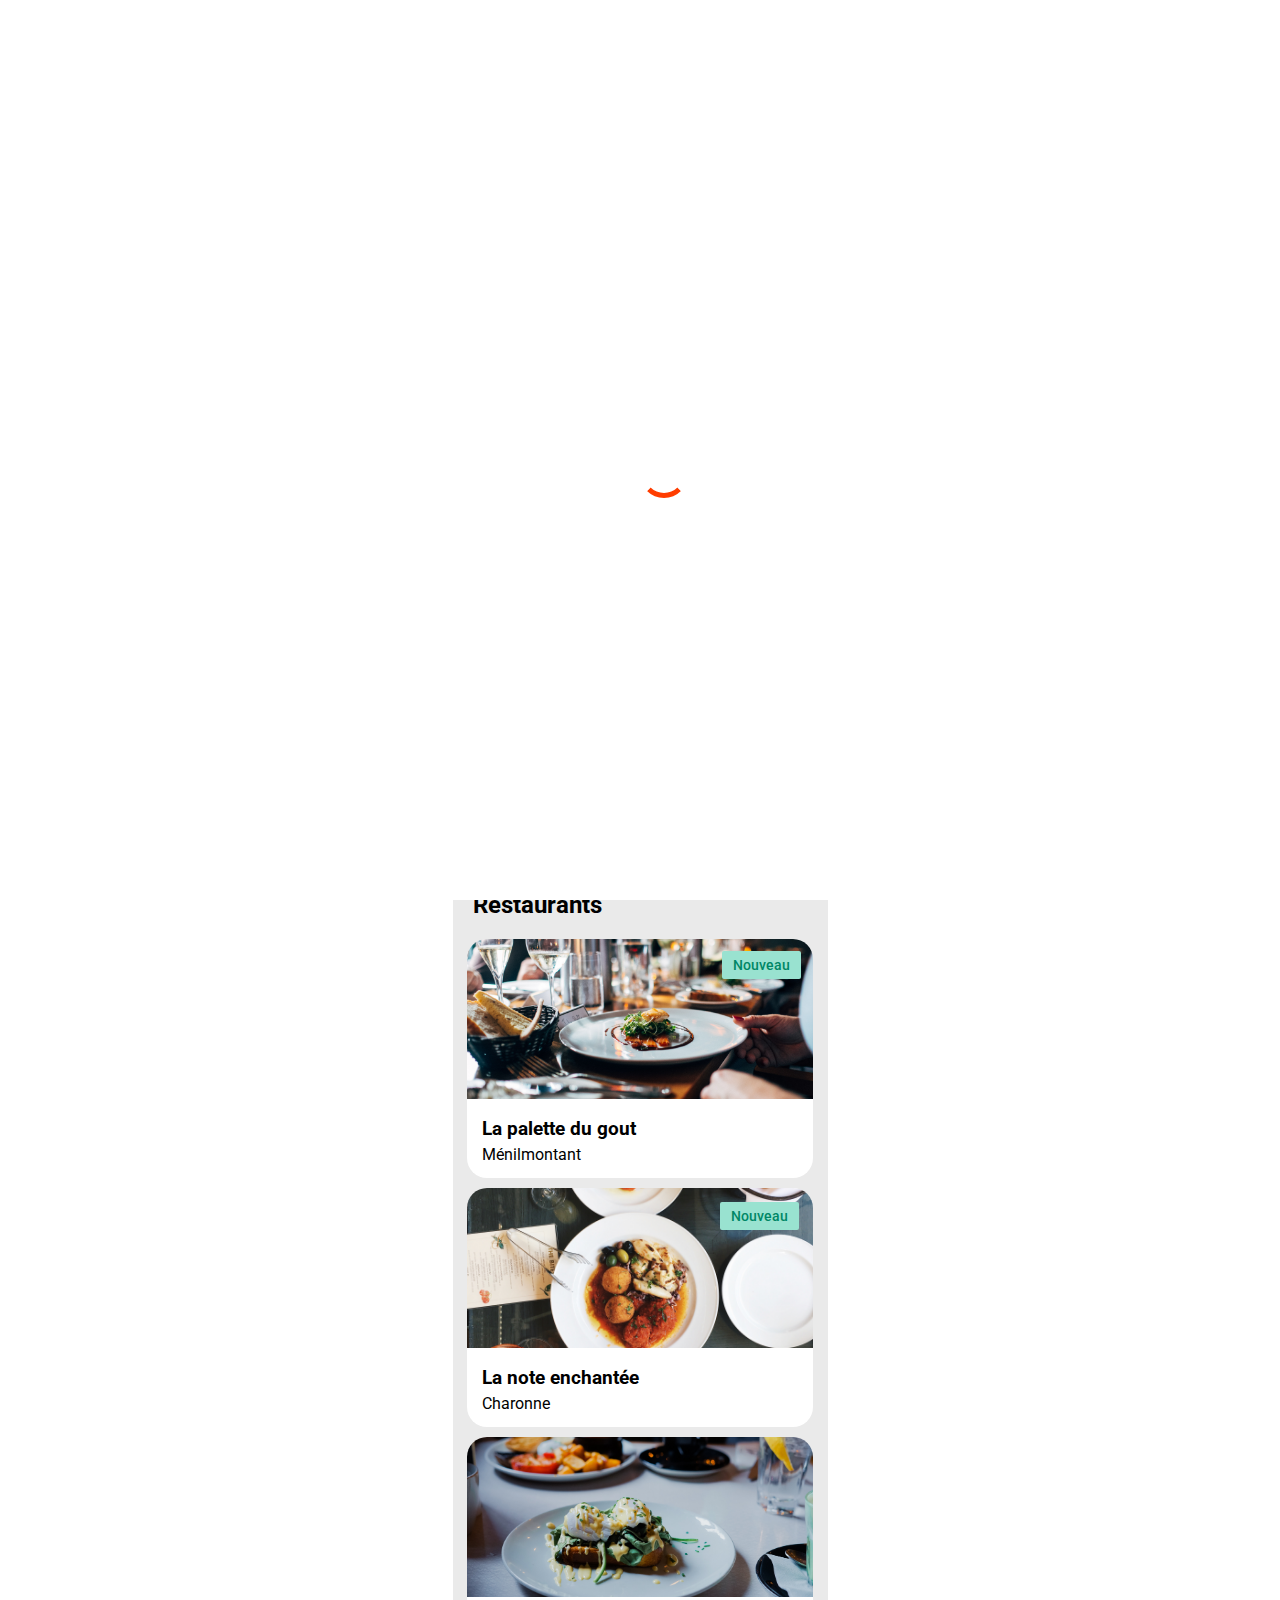
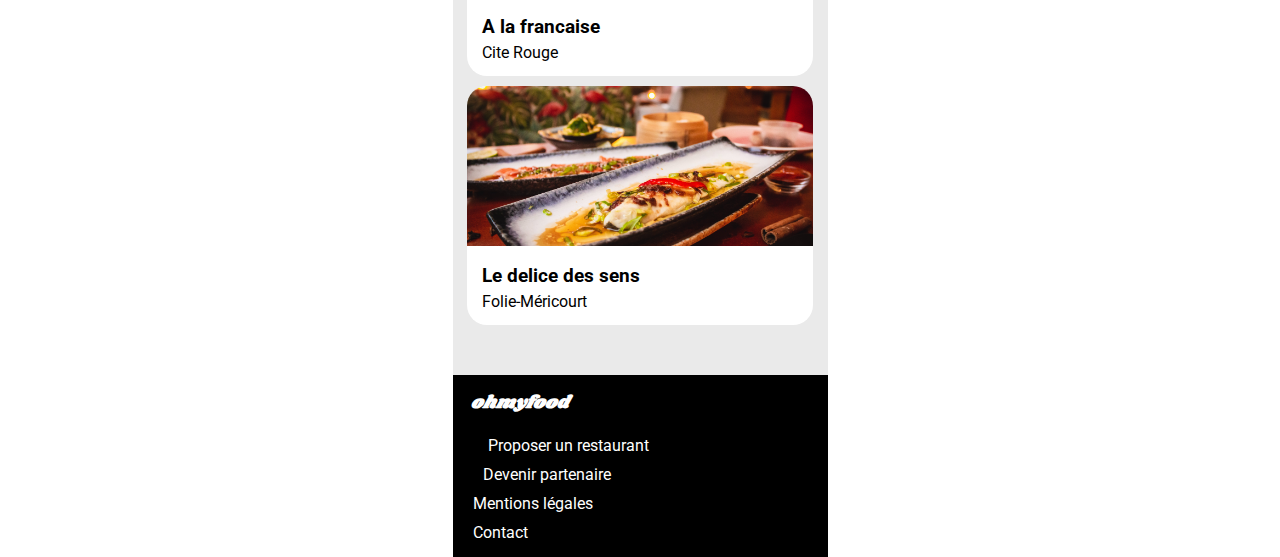
<file: index.html>
<!DOCTYPE html>
<html>
  <head>
    <meta charset="utf-8" />
    <meta name="viewport" content="width=device-width, initial-scale=1.0" />
    <!--<link href="./assets/css/style.css" rel="stylesheet" />-->
    <link
      rel="stylesheet"
      href="https://cdnjs.cloudflare.com/ajax/libs/font-awesome/6.2.1/css/all.min.css"
      integrity="sha512-MV7K8+y+gLIBoVD59lQIYicR65iaqukzvf/nwasF0nqhPay5w/9lJmVM2hMDcnK1OnMGCdVK+iQrJ7lzPJQd1w=="
      crossorigin="anonymous"
      referrerpolicy="no-referrer"
    />
    <link rel="preconnect" href="https://fonts.googleapis.com" />
    <link rel="preconnect" href="https://fonts.gstatic.com" crossorigin />
    <link
      href="https://fonts.googleapis.com/css2?family=Roboto&family=Shrikhand&display=swap"
      rel="stylesheet"
    />
    <link href="./sass/styles.css" rel="stylesheet" />

    <title>OhMyFood</title>
  </head>
  <body>
    <div class="hidden__page">
      <div class="loader"></div>
    </div>
    <div class="main__container">
      <header>
        <div class="header--logo">
          <img src="./assets/images/logo/ohmyfood.png" alt="logo" />
        </div>
        <div class="location">
          <ul>
            <li><i class="fas fa-map-marker-alt"></i>Paris, Belleville</li>
          </ul>
        </div>
      </header>
      <section class="hero">
        <h1>Réservez le menu qui vous convient</h1>
        <p>Découvrez des restaurants d'exception sélectionnés par nos soins.</p>
        <button class="hero__button">Explorer nos restaurants</button>
      </section>
      <main>
        <section class="fonctionnement">
          <h2>Fonctionnement</h2>
          <div class="fonctionnement__bar">
            <ol>
              <li>
                <p>1</p>
                <i class="fas fa-mobile-alt" aria-hidden="true"></i>Choisissez
                un restaurant
              </li>
              <li>
                <p>2</p>
                <i class="fas fa-list-ul" aria-hidden="true"></i>Composez votre
                menu
              </li>

              <li>
                <p>3</p>
                <i class="fas fa-store"></i>Dégustez au restaurant
              </li>
            </ol>
          </div>
        </section>
        <section class="restaurants">
          <div class="restaurants__title">
            <h2>Restaurants</h2>
          </div>
          <div class="restaurants__choice">
            <span class="new__restaurants">Nouveau</span>
            <span class="new__restaurants-2">Nouveau</span>
            <div class="restaurants__choice__box--1">
              <div class="restaurants__choice__box__card">
                <a href="./restaurants/la_palette_du_gout.html">
                  <article class="card">
                    <img
                      src="./assets/images/restaurants/jay-wennington-N_Y88TWmGwA-unsplash.jpg"
                      alt="la palette du gout"
                    />
                    <div class="card-content">
                      <div class="card-txt">
                        <h3 class="card-title">La palette du gout</h3>
                        <p class="card-subtitle">
                          Ménilmontant<!--<span class="euro">€</span>-->
                        </p>
                      </div>
                      <span class="heart-icon">
                        <i
                          class="fa-regular fa-heart fa-2xl empty-heart"
                          aria-hidden="true"
                        ></i>
                        <i
                          class="fa-solid fa-heart fa-2xl full-heart"
                          aria-hidden="true"
                        ></i>
                      </span>
                    </div>
                  </article>
                </a>
              </div>

              <div class="restaurants__choice__box__card">
                <a href="./restaurants/la_note_enchantee.html">
                  <article class="card">
                    <img
                      src="./assets/images/restaurants/stil-u2Lp8tXIcjw-unsplash.jpg"
                      alt="la note enchantée"
                    />
                    <div class="card-content">
                      <div class="card-txt">
                        <h3 class="card-title">La note enchantée</h3>
                        <p class="card-subtitle">
                          Charonne<!--<span class="euro">€</span>-->
                        </p>
                      </div>
                      <span class="heart-icon">
                        <i
                          class="fa-regular fa-heart fa-2xl empty-heart"
                          aria-hidden="true"
                        ></i>
                        <i
                          class="fa-solid fa-heart fa-2xl full-heart"
                          aria-hidden="true"
                        ></i>
                      </span>
                    </div>
                  </article>
                </a>
              </div>
            </div>
            <div class="restaurants__choice__box--2">
              <div class="restaurants__choice__box__card">
                <a href="./restaurants/a_la_française.html">
                  <article class="card">
                    <img
                      src="./assets/images/restaurants/toa-heftiba-DQKerTsQwi0-unsplash.jpg"
                      alt="a la francaise"
                    />
                    <div class="card-content">
                      <div class="card-txt">
                        <h3 class="card-title">A la francaise</h3>
                        <p class="card-subtitle">
                          Cite Rouge<!--<span class="euro">€</span>-->
                        </p>
                      </div>
                      <span class="heart-icon">
                        <i
                          class="fa-regular fa-heart fa-2xl empty-heart"
                          aria-hidden="true"
                        ></i>
                        <i
                          class="fa-solid fa-heart fa-2xl full-heart"
                          aria-hidden="true"
                        ></i>
                      </span>
                    </div>
                  </article>
                </a>
              </div>
              <div class="restaurants__choice__box__card">
                <a href="./restaurants/le_delice_des_sens.html">
                  <article class="card">
                    <img
                      src="./assets/images/restaurants/louis-hansel-shotsoflouis-qNBGVyOCY8Q-unsplash.jpg"
                      alt="le delice des sens"
                    />
                    <div class="card-content">
                      <div class="card-txt">
                        <h3 class="card-title">Le delice des sens</h3>
                        <p class="card-subtitle">
                          Folie-Méricourt<!--<span class="euro">€</span>-->
                        </p>
                      </div>
                      <span class="heart-icon">
                        <i
                          class="fa-regular fa-heart fa-2xl empty-heart"
                          aria-hidden="true"
                        ></i>
                        <i
                          class="fa-solid fa-heart fa-2xl full-heart"
                          aria-hidden="true"
                        ></i>
                      </span>
                    </div>
                  </article>
                </a>
              </div>
            </div>
          </div>
        </section>
      </main>
      <footer>
        <div class="footer__list">
          <h2>ohmyfood</h2>
          <ul>
            <li>
              <i class="fa-solid fa-utensils fa-xs space-list"></i>Proposer un
              restaurant
            </li>
            <li>
              <i class="fa-solid fa-handshake-angle fa-xs space-list-2"></i
              >Devenir partenaire
            </li>
            <li>Mentions légales</li>
            <li><a href="mailto:9uJt6@example.com">Contact</a></li>
          </ul>
        </div>
      </footer>
    </div>
  </body>
</html>
</file>
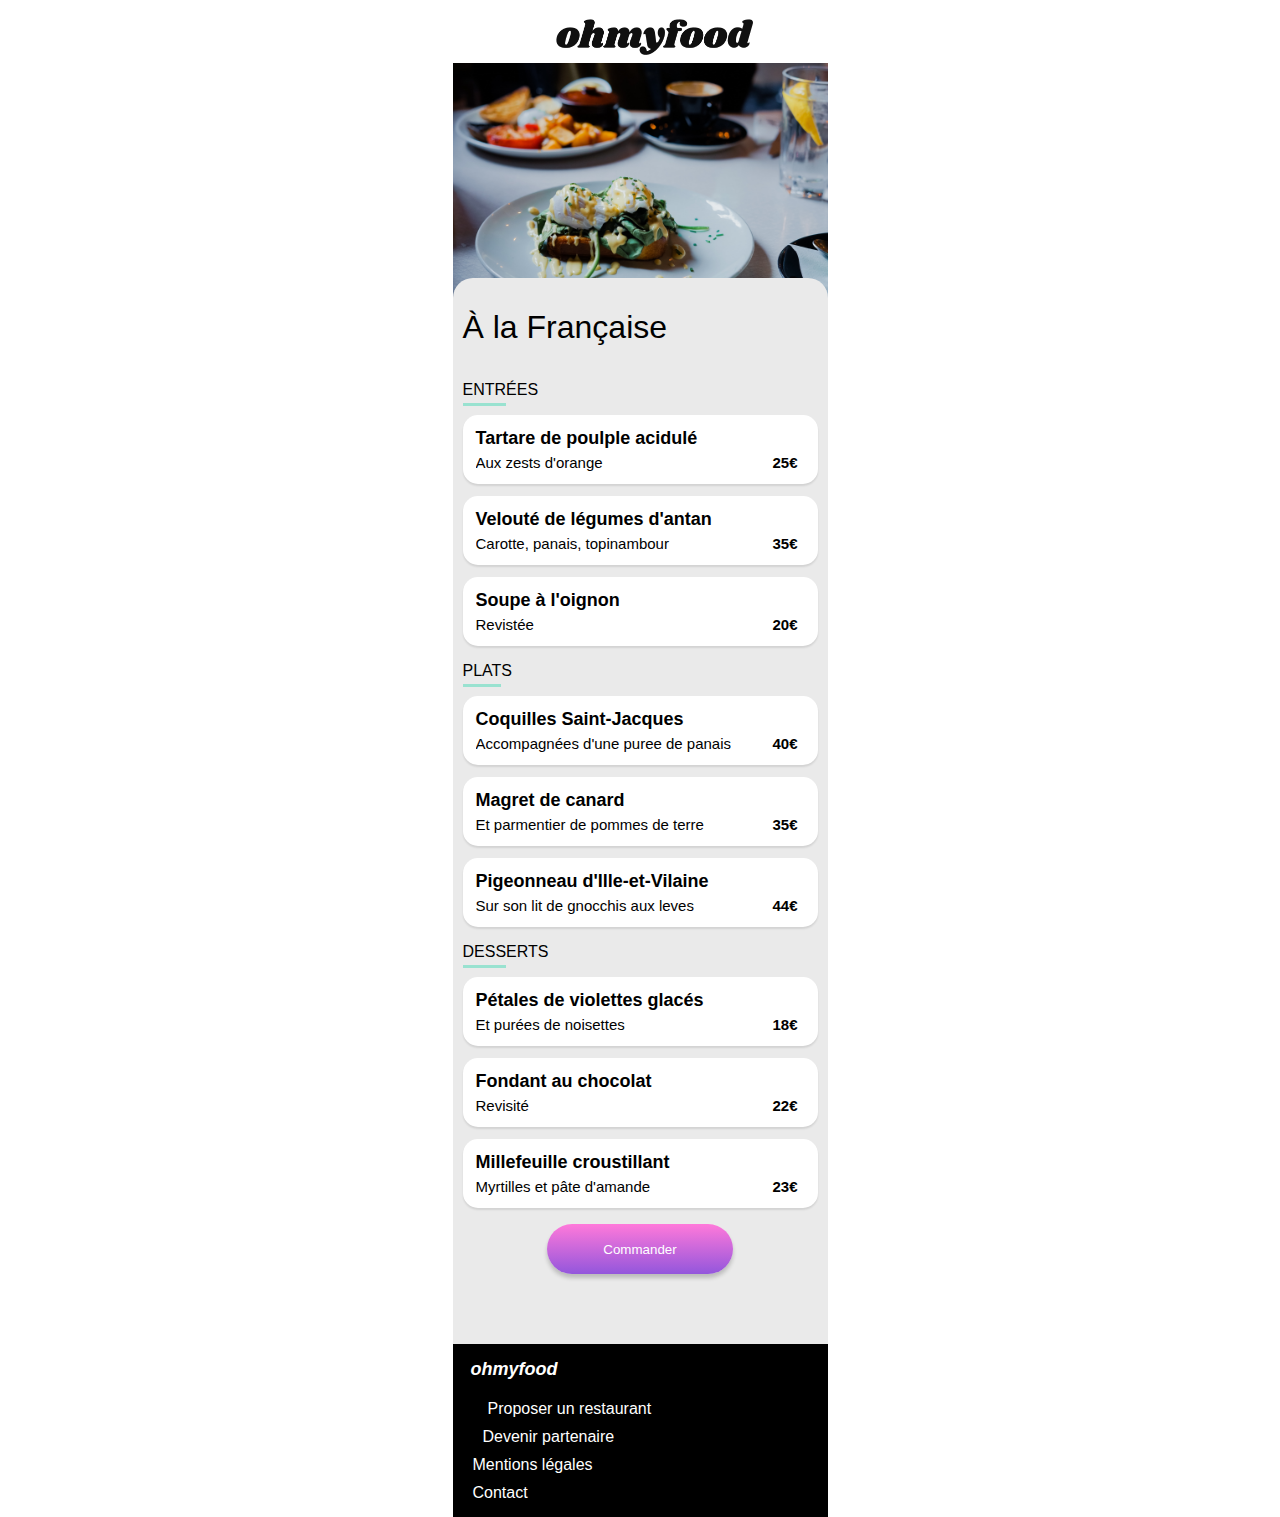
<file: restaurants/a_la_française.html>
<!DOCTYPE html>
<!-- c:/Users/alfre/Desktop/Formation Web/OhMyFood/index.html -->
<html>
  <head>
    <meta charset="utf-8" />
    <meta name="viewport" content="width=device-width, initial-scale=1.0" />
    <!--<link href="./assets/css/style.css" rel="stylesheet" />-->
    <link
      rel="stylesheet"
      href="https://cdnjs.cloudflare.com/ajax/libs/font-awesome/6.2.1/css/all.min.css"
      integrity="sha512-MV7K8+y+gLIBoVD59lQIYicR65iaqukzvf/nwasF0nqhPay5w/9lJmVM2hMDcnK1OnMGCdVK+iQrJ7lzPJQd1w=="
      crossorigin="anonymous"
      referrerpolicy="no-referrer"
    />
    <link href="../sass/styles.css" rel="stylesheet" />
    <link href="../sass/menu.css " rel="stylesheet" />
    <title>OhMyFood</title>
  </head>
  <body>
    <div class="main__container">
      <header>
        <div class="go__back">
          <a href="../index.html"><i class="fa-solid fa-arrow-left"></i></a>
        </div>
        <div class="header--logo">
          <img src="../assets/images/logo/ohmyfood.png" alt="logo" />
        </div>
      </header>
      <main>
        <div class="menu__img">
          <img
            src="../assets/images/restaurants/toa-heftiba-DQKerTsQwi0-unsplash.jpg"
            class="menu__img"
            alt="à la francaise"
          />
        </div>
        <div class="bg-size">
          <div class="menu__content">
            <div class="menu__content__title">
              <h1 class="menu__title">À la Française</h1>
              <span class="heart-icon">
                <i
                  class="fa-regular fa-heart fa-2xl empty-heart"
                  aria-hidden="true"
                ></i>
                <i
                  class="fa-solid fa-heart fa-2xl full-heart"
                  aria-hidden="true"
                ></i>
              </span>
            </div>
            <div class="entries">
              <h2 class="entries__title"><span>ENTR</span>ÉES</h2>
              <ul class="entries__list">
                <li>
                  <div class="entries__list__card">
                    <div class="entries__list__card__txt">
                      <h3 class="entries__list__card__title unset_overflow">
                        Tartare de poulple acidulé
                      </h3>
                      <p class="entries__list__card__subtitle">
                        Aux zests d'orange
                      </p>
                    </div>
                    <p class="entries__list__card__price">25€</p>
                    <input
                      type="checkbox"
                      name="checkbox"
                      id="checkbox-1"
                      class="hidden-checkbox"
                    />
                    <label for="checkbox-1" class="checkbox-label">
                      <i
                        class="fa-solid fa-circle-check fa-2xl"
                        aria-hidden="true"
                      ></i>
                    </label>
                    <!--button class="btn-1">
                    <i
                      class="fa-solid fa-circle-check fa-2xl"
                      aria-hidden="true"
                    ></i>
                  </!--button-->
                  </div>
                </li>

                <li>
                  <div class="entries__list__card">
                    <div class="entries__list__card__txt">
                      <h3 class="entries__list__card__title unset_overflow">
                        Velouté de légumes d'antan
                      </h3>
                      <p class="entries__list__card__subtitle">
                        Carotte, panais, topinambour
                      </p>
                    </div>
                    <p class="entries__list__card__price">35€</p>
                    <input
                      type="checkbox"
                      name="checkbox"
                      id="checkbox-2"
                      class="hidden-checkbox"
                    />
                    <label for="checkbox-2" class="checkbox-label">
                      <i
                        class="fa-solid fa-circle-check fa-2xl"
                        aria-hidden="true"
                      ></i>
                    </label>
                    <!--button class="btn-1">
                    <i
                      class="fa-solid fa-circle-check fa-2xl"
                      aria-hidden="true"
                    ></i>
                  </!--button-->
                  </div>
                </li>

                <li>
                  <div class="entries__list__card">
                    <div class="entries__list__card__txt">
                      <h3 class="entries__list__card__title">
                        Soupe à l'oignon
                      </h3>
                      <p class="entries__list__card__subtitle">Revistée</p>
                    </div>
                    <p class="entries__list__card__price">20€</p>
                    <input
                      type="checkbox"
                      name="checkbox"
                      id="checkbox-3"
                      class="hidden-checkbox"
                    />
                    <label for="checkbox-3" class="checkbox-label">
                      <i
                        class="fa-solid fa-circle-check fa-2xl"
                        aria-hidden="true"
                      ></i>
                    </label>
                    <!--button class="btn-1">
                    <i
                      class="fa-solid fa-circle-check fa-2xl"
                      aria-hidden="true"
                    ></i>
                  </!--button-->
                  </div>
                </li>
              </ul>
            </div>

            <div class="plats">
              <h2 class="plats__title"><span>PLAT</span>S</h2>
              <ul class="plats__list">
                <li>
                  <div class="plats__list__card">
                    <div class="plats__list__card__txt">
                      <h3 class="plats__list__card__title unset_overflow">
                        Coquilles Saint-Jacques
                      </h3>
                      <p class="plats__list__card__subtitle">
                        Accompagnées d'une puree de panais
                      </p>
                    </div>
                    <p class="plats__list__card__price">40€</p>
                    <input
                      type="checkbox"
                      name="checkbox"
                      id="checkbox-4"
                      class="hidden-checkbox"
                    />
                    <label for="checkbox-4" class="checkbox-label">
                      <i
                        class="fa-solid fa-circle-check fa-2xl"
                        aria-hidden="true"
                      ></i>
                    </label>
                    <!--button class="btn-1">
                    <i
                      class="fa-solid fa-circle-check fa-2xl"
                      aria-hidden="true"
                    ></i>
                  </!--button-->
                  </div>
                </li>

                <li>
                  <div class="plats__list__card">
                    <div class="plats__list__card__txt">
                      <h3 class="plats__list__card__title">Magret de canard</h3>
                      <p class="plats__list__card__subtitle unset_overflow">
                        Et parmentier de pommes de terre
                      </p>
                    </div>
                    <p class="plats__list__card__price">35€</p>
                    <input
                      type="checkbox"
                      name="checkbox"
                      id="checkbox-5"
                      class="hidden-checkbox"
                    />
                    <label for="checkbox-5" class="checkbox-label">
                      <i
                        class="fa-solid fa-circle-check fa-2xl"
                        aria-hidden="true"
                      ></i>
                    </label>
                    <!--button class="btn-1">
                    <i
                      class="fa-solid fa-circle-check fa-2xl"
                      aria-hidden="true"
                    ></i>
                  </!--button-->
                  </div>
                </li>

                <li>
                  <div class="plats__list__card">
                    <div class="plats__list__card__txt">
                      <h3 class="plats__list__card__title">
                        Pigeonneau d'Ille-et-Vilaine
                      </h3>
                      <p class="plats__list__card__subtitle">
                        Sur son lit de gnocchis aux leves
                      </p>
                    </div>
                    <p class="plats__list__card__price">44€</p>
                    <input
                      type="checkbox"
                      name="checkbox"
                      id="checkbox-6"
                      class="hidden-checkbox"
                    />
                    <label for="checkbox-6" class="checkbox-label">
                      <i
                        class="fa-solid fa-circle-check fa-2xl"
                        aria-hidden="true"
                      ></i>
                    </label>
                    <!--button class="btn-1">
                    <i
                      class="fa-solid fa-circle-check fa-2xl"
                      aria-hidden="true"
                    ></i>
                  </!--button-->
                  </div>
                </li>
              </ul>
            </div>

            <div class="desserts">
              <h2 class="desserts__title"><span>DESS</span>ERTS</h2>
              <ul class="desserts__list">
                <li>
                  <div class="desserts__list__card">
                    <div class="desserts__list__card__txt">
                      <h3 class="desserts__list__card__title unset_overflow">
                        Pétales de violettes glacés
                      </h3>
                      <p class="desserts__list__card__subtitle">
                        Et purées de noisettes
                      </p>
                    </div>
                    <p class="desserts__list__card__price">18€</p>
                    <input
                      type="checkbox"
                      name="checkbox"
                      id="checkbox-7"
                      class="hidden-checkbox"
                    />
                    <label for="checkbox-7" class="checkbox-label">
                      <i
                        class="fa-solid fa-circle-check fa-2xl"
                        aria-hidden="true"
                      ></i>
                    </label>
                    <!--button class="btn-1">
                    <i
                      class="fa-solid fa-circle-check fa-2xl"
                      aria-hidden="true"
                    ></i>
                  </!--button-->
                  </div>
                </li>

                <li>
                  <div class="desserts__list__card">
                    <div class="desserts__list__card__txt">
                      <h3 class="desserts__list__card__title">
                        Fondant au chocolat
                      </h3>
                      <p class="desserts__list__card__subtitle">Revisité</p>
                    </div>
                    <p class="desserts__list__card__price">22€</p>
                    <input
                      type="checkbox"
                      name="checkbox"
                      id="checkbox-8"
                      class="hidden-checkbox"
                    />
                    <label for="checkbox-8" class="checkbox-label">
                      <i
                        class="fa-solid fa-circle-check fa-2xl"
                        aria-hidden="true"
                      ></i>
                    </label>
                    <!--button class="btn-1">
                    <i
                      class="fa-solid fa-circle-check fa-2xl"
                      aria-hidden="true"
                    ></i>
                  </!--button-->
                  </div>
                </li>

                <li>
                  <div class="desserts__list__card">
                    <div class="desserts__list__card__txt">
                      <h3 class="desserts__list__card__title">
                        Millefeuille croustillant
                      </h3>
                      <p class="desserts__list__card__subtitle">
                        Myrtilles et pâte d'amande
                      </p>
                    </div>
                    <p class="desserts__list__card__price">23€</p>
                    <input
                      type="checkbox"
                      name="checkbox"
                      id="checkbox-9"
                      class="hidden-checkbox"
                    />
                    <label for="checkbox-9" class="checkbox-label">
                      <i
                        class="fa-solid fa-circle-check fa-2xl"
                        aria-hidden="true"
                      ></i>
                    </label>
                    <!--button class="btn-1">
                    <i
                      class="fa-solid fa-circle-check fa-2xl"
                      aria-hidden="true"
                    ></i>
                  </!--button-->
                  </div>
                </li>
              </ul>
            </div>
            <div class="entries__btn">
              <button class="entries__btn__btn">Commander</button>
            </div>
          </div>
        </div>
      </main>

      <footer>
        <div class="footer__list">
          <h2>ohmyfood</h2>
          <ul>
            <li>
              <i class="fa-solid fa-utensils fa-xs space-list"></i>Proposer un
              restaurant
            </li>
            <li>
              <i class="fa-solid fa-handshake-angle fa-xs space-list-2"></i
              >Devenir partenaire
            </li>
            <li>Mentions légales</li>
            <li>Contact</li>
          </ul>
        </div>
      </footer>
    </div>
  </body>
</html>
</file>
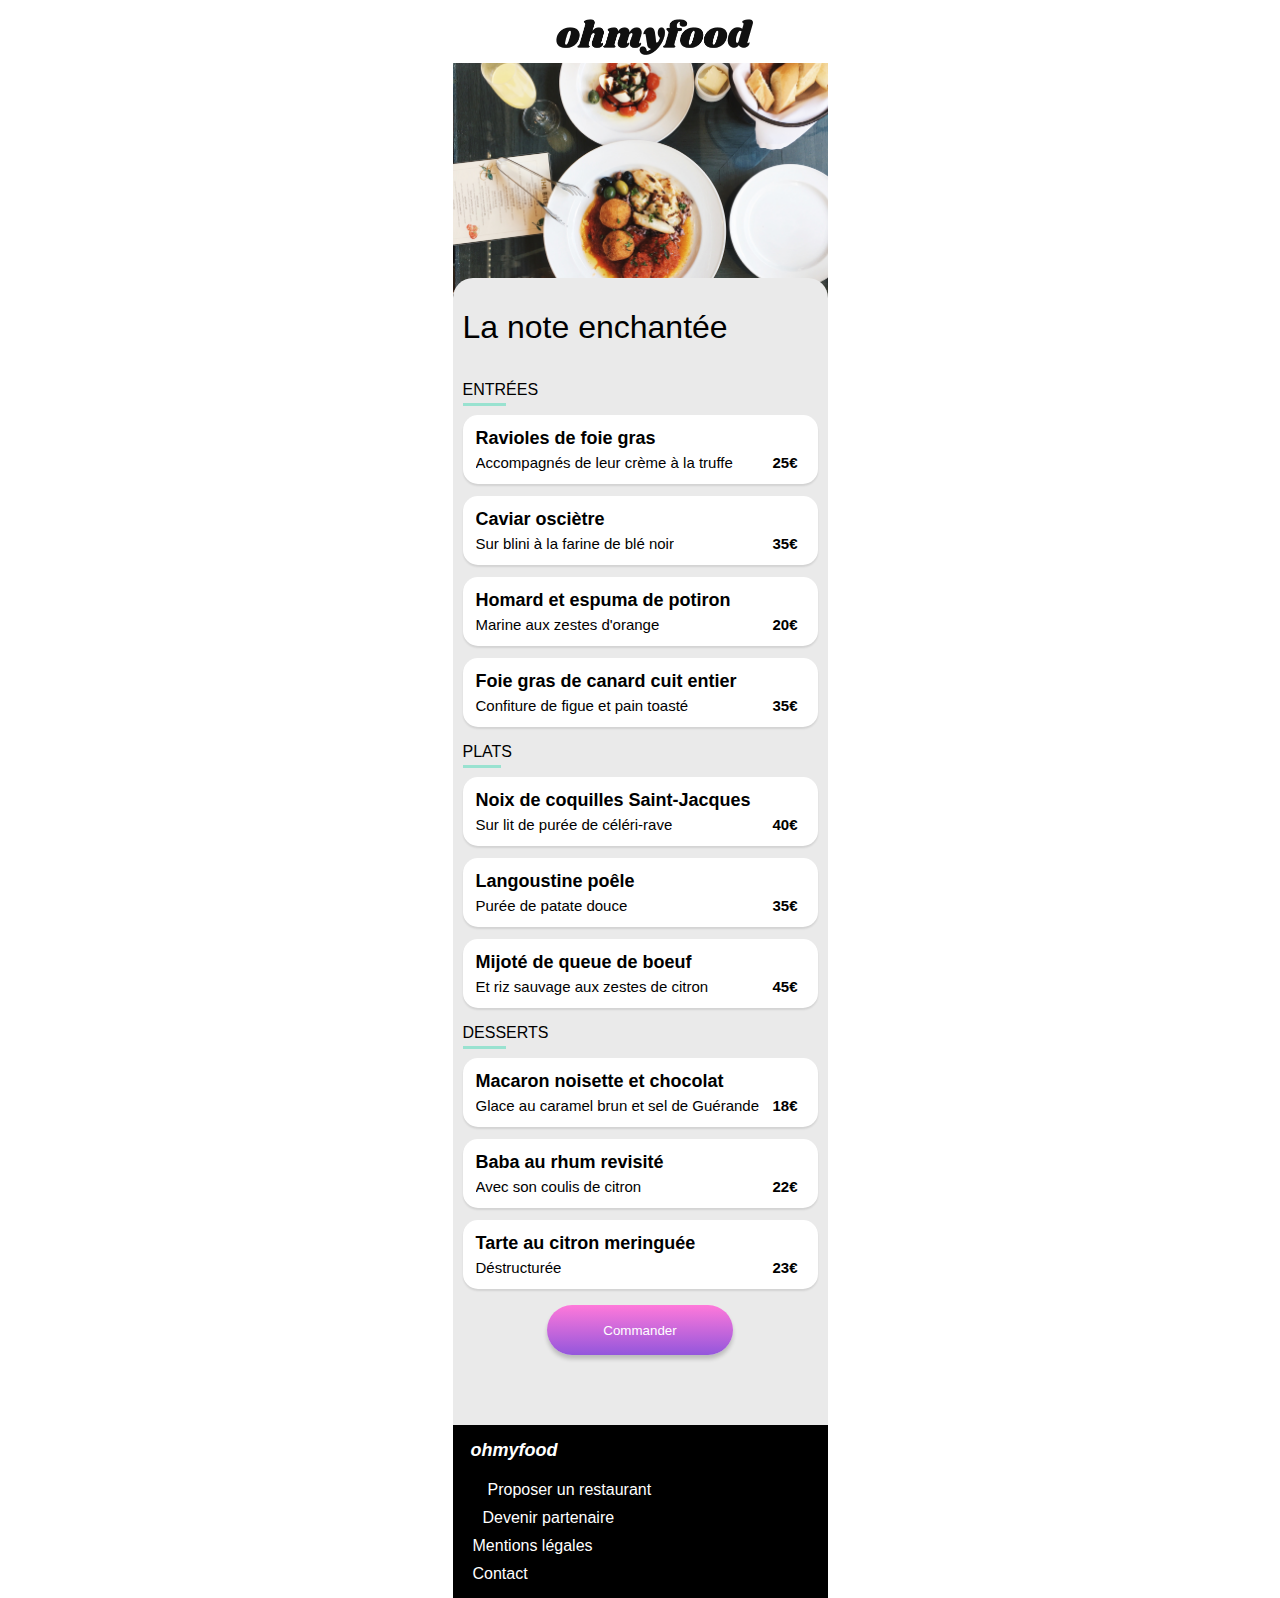
<file: restaurants/la_note_enchantee.html>
<!DOCTYPE html>
<!-- c:/Users/alfre/Desktop/Formation Web/OhMyFood/index.html -->
<html>
  <head>
    <meta charset="utf-8" />
    <meta name="viewport" content="width=device-width, initial-scale=1.0" />
    <!--<link href="./assets/css/style.css" rel="stylesheet" />-->
    <link
      rel="stylesheet"
      href="https://cdnjs.cloudflare.com/ajax/libs/font-awesome/6.2.1/css/all.min.css"
      integrity="sha512-MV7K8+y+gLIBoVD59lQIYicR65iaqukzvf/nwasF0nqhPay5w/9lJmVM2hMDcnK1OnMGCdVK+iQrJ7lzPJQd1w=="
      crossorigin="anonymous"
      referrerpolicy="no-referrer"
    />
    <link href="../sass/styles.css" rel="stylesheet" />
    <link href="../sass/menu.css " rel="stylesheet" />
    <title>OhMyFood</title>
  </head>
  <body>
    <div class="main__container">
      <header>
        <div class="go__back">
          <a href="../index.html"><i class="fa-solid fa-arrow-left"></i></a>
        </div>
        <div class="header--logo">
          <img src="../assets/images/logo/ohmyfood.png" alt="logo" />
        </div>
      </header>
      <main>
        <div class="menu__img">
          <img
            src="../assets/images/restaurants/stil-u2Lp8tXIcjw-unsplash.jpg"
            class="menu__img"
            alt="la note enchantée"
          />
        </div>
        <div class="bg-size">
          <div class="menu__content">
            <div class="menu__content__title">
              <h1 class="menu__title">La note enchantée</h1>
              <span class="heart-icon">
                <i
                  class="fa-regular fa-heart fa-2xl empty-heart"
                  aria-hidden="true"
                ></i>
                <i
                  class="fa-solid fa-heart fa-2xl full-heart"
                  aria-hidden="true"
                ></i>
              </span>
            </div>
            <div class="entries">
              <h2 class="entries__title"><span>ENTR</span>ÉES</h2>
              <ul class="entries__list">
                <li>
                  <div class="entries__list__card">
                    <div class="entries__list__card__txt">
                      <h3 class="entries__list__card__title">
                        Ravioles de foie gras
                      </h3>
                      <p class="entries__list__card__subtitle">
                        Accompagnés de leur crème à la truffe
                      </p>
                    </div>
                    <p class="entries__list__card__price">25€</p>
                    <input
                      type="checkbox"
                      name="checkbox"
                      id="checkbox-1"
                      class="hidden-checkbox"
                    />
                    <label for="checkbox-1" class="checkbox-label">
                      <i
                        class="fa-solid fa-circle-check fa-2xl"
                        aria-hidden="true"
                      ></i>
                    </label>
                    <!--button class="btn-1">
                    <i
                      class="fa-solid fa-circle-check fa-2xl"
                      aria-hidden="true"
                    ></i>
                  </!--button-->
                  </div>
                </li>

                <li>
                  <div class="entries__list__card">
                    <div class="entries__list__card__txt">
                      <h3 class="entries__list__card__title">
                        Caviar osciètre
                      </h3>
                      <p class="entries__list__card__subtitle">
                        Sur blini à la farine de blé noir
                      </p>
                    </div>
                    <p class="entries__list__card__price">35€</p>
                    <input
                      type="checkbox"
                      name="checkbox"
                      id="checkbox-2"
                      class="hidden-checkbox"
                    />
                    <label for="checkbox-2" class="checkbox-label">
                      <i
                        class="fa-solid fa-circle-check fa-2xl"
                        aria-hidden="true"
                      ></i>
                    </label>
                    <!--button class="btn-1">
                    <i
                      class="fa-solid fa-circle-check fa-2xl"
                      aria-hidden="true"
                    ></i>
                  </!--button-->
                  </div>
                </li>

                <li>
                  <div class="entries__list__card">
                    <div class="entries__list__card__txt">
                      <h3 class="entries__list__card__title">
                        Homard et espuma de potiron
                      </h3>
                      <p class="entries__list__card__subtitle">
                        Marine aux zestes d'orange
                      </p>
                    </div>
                    <p class="entries__list__card__price">20€</p>
                    <input
                      type="checkbox"
                      name="checkbox"
                      id="checkbox-3"
                      class="hidden-checkbox"
                    />
                    <label for="checkbox-3" class="checkbox-label">
                      <i
                        class="fa-solid fa-circle-check fa-2xl"
                        aria-hidden="true"
                      ></i>
                    </label>
                    <!--button class="btn-1">
                    <i
                      class="fa-solid fa-circle-check fa-2xl"
                      aria-hidden="true"
                    ></i>
                  </!--button-->
                  </div>
                </li>

                <li>
                  <div class="entries__list__card">
                    <div class="entries__list__card__txt">
                      <h3 class="entries__list__card__title">
                        Foie gras de canard cuit entier
                      </h3>
                      <p class="entries__list__card__subtitle unset_overflow">
                        Confiture de figue et pain toasté
                      </p>
                    </div>
                    <p class="entries__list__card__price">35€</p>
                    <input
                      type="checkbox"
                      name="checkbox"
                      id="checkbox-4"
                      class="hidden-checkbox"
                    />
                    <label for="checkbox-4" class="checkbox-label">
                      <i
                        class="fa-solid fa-circle-check fa-2xl"
                        aria-hidden="true"
                      ></i>
                    </label>
                    <!--button class="btn-1">
                    <i
                      class="fa-solid fa-circle-check fa-2xl"
                      aria-hidden="true"
                    ></i>
                  </!--button-->
                  </div>
                </li>
              </ul>
            </div>

            <div class="plats">
              <h2 class="plats__title"><span>PLAT</span>S</h2>
              <ul class="plats__list">
                <li>
                  <div class="plats__list__card">
                    <div class="plats__list__card__txt">
                      <h3 class="plats__list__card__title">
                        Noix de coquilles Saint-Jacques
                      </h3>
                      <p class="plats__list__card__subtitle">
                        Sur lit de purée de céléri-rave
                      </p>
                    </div>
                    <p class="plats__list__card__price">40€</p>
                    <input
                      type="checkbox"
                      name="checkbox"
                      id="checkbox-5"
                      class="hidden-checkbox"
                    />
                    <label for="checkbox-5" class="checkbox-label">
                      <i
                        class="fa-solid fa-circle-check fa-2xl"
                        aria-hidden="true"
                      ></i>
                    </label>
                    <!--button class="btn-1">
                    <i
                      class="fa-solid fa-circle-check fa-2xl"
                      aria-hidden="true"
                    ></i>
                  </!--button-->
                  </div>
                </li>

                <li>
                  <div class="plats__list__card">
                    <div class="plats__list__card__txt">
                      <h3 class="plats__list__card__title">
                        Langoustine poêle
                      </h3>
                      <p class="plats__list__card__subtitle">
                        Purée de patate douce
                      </p>
                    </div>
                    <p class="plats__list__card__price">35€</p>
                    <input
                      type="checkbox"
                      name="checkbox"
                      id="checkbox-6"
                      class="hidden-checkbox"
                    />
                    <label for="checkbox-6" class="checkbox-label">
                      <i
                        class="fa-solid fa-circle-check fa-2xl"
                        aria-hidden="true"
                      ></i>
                    </label>
                    <!--button class="btn-1">
                    <i
                      class="fa-solid fa-circle-check fa-2xl"
                      aria-hidden="true"
                    ></i>
                  </!--button-->
                  </div>
                </li>

                <li>
                  <div class="plats__list__card">
                    <div class="plats__list__card__txt">
                      <h3 class="plats__list__card__title unset_overflow">
                        Mijoté de queue de boeuf
                      </h3>
                      <p class="plats__list__card__subtitle unset_overflow">
                        Et riz sauvage aux zestes de citron
                      </p>
                    </div>
                    <p class="plats__list__card__price">45€</p>
                    <input
                      type="checkbox"
                      name="checkbox"
                      id="checkbox-7"
                      class="hidden-checkbox"
                    />
                    <label for="checkbox-7" class="checkbox-label">
                      <i
                        class="fa-solid fa-circle-check fa-2xl"
                        aria-hidden="true"
                      ></i>
                    </label>
                    <!--button class="btn-1">
                    <i
                      class="fa-solid fa-circle-check fa-2xl"
                      aria-hidden="true"
                    ></i>
                  </!--button-->
                  </div>
                </li>
              </ul>
            </div>

            <div class="desserts">
              <h2 class="desserts__title"><span>DESS</span>ERTS</h2>
              <ul class="desserts__list">
                <li>
                  <div class="desserts__list__card">
                    <div class="desserts__list__card__txt">
                      <h3 class="desserts__list__card__title">
                        Macaron noisette et chocolat
                      </h3>
                      <p class="desserts__list__card__subtitle">
                        Glace au caramel brun et sel de Guérande
                      </p>
                    </div>
                    <p class="desserts__list__card__price">18€</p>
                    <input
                      type="checkbox"
                      name="checkbox"
                      id="checkbox-8"
                      class="hidden-checkbox"
                    />
                    <label for="checkbox-8" class="checkbox-label">
                      <i
                        class="fa-solid fa-circle-check fa-2xl"
                        aria-hidden="true"
                      ></i>
                    </label>
                    <!--button class="btn-1">
                    <i
                      class="fa-solid fa-circle-check fa-2xl"
                      aria-hidden="true"
                    ></i>
                  </!--button-->
                  </div>
                </li>

                <li>
                  <div class="desserts__list__card">
                    <div class="desserts__list__card__txt">
                      <h3 class="desserts__list__card__title">
                        Baba au rhum revisité
                      </h3>
                      <p class="desserts__list__card__subtitle">
                        Avec son coulis de citron
                      </p>
                    </div>
                    <p class="desserts__list__card__price">22€</p>
                    <input
                      type="checkbox"
                      name="checkbox"
                      id="checkbox-9"
                      class="hidden-checkbox"
                    />
                    <label for="checkbox-9" class="checkbox-label">
                      <i
                        class="fa-solid fa-circle-check fa-2xl"
                        aria-hidden="true"
                      ></i>
                    </label>
                    <!--button class="btn-1">
                    <i
                      class="fa-solid fa-circle-check fa-2xl"
                      aria-hidden="true"
                    ></i>
                  </!--button-->
                  </div>
                </li>

                <li>
                  <div class="desserts__list__card">
                    <div class="desserts__list__card__txt">
                      <h3 class="desserts__list__card__title unset_overflow">
                        Tarte au citron meringuée
                      </h3>
                      <p class="desserts__list__card__subtitle">Déstructurée</p>
                    </div>
                    <p class="desserts__list__card__price">23€</p>
                    <input
                      type="checkbox"
                      name="checkbox"
                      id="checkbox-10"
                      class="hidden-checkbox"
                    />
                    <label for="checkbox-10" class="checkbox-label">
                      <i
                        class="fa-solid fa-circle-check fa-2xl"
                        aria-hidden="true"
                      ></i>
                    </label>
                    <!--button class="btn-1">
                    <i
                      class="fa-solid fa-circle-check fa-2xl"
                      aria-hidden="true"
                    ></i>
                  </!--button-->
                  </div>
                </li>
              </ul>
            </div>
            <div class="entries__btn">
              <button class="entries__btn__btn">Commander</button>
            </div>
          </div>
        </div>
      </main>

      <footer>
        <div class="footer__list">
          <h2>ohmyfood</h2>
          <ul>
            <li>
              <i class="fa-solid fa-utensils fa-xs space-list"></i>Proposer un
              restaurant
            </li>
            <li>
              <i class="fa-solid fa-handshake-angle fa-xs space-list-2"></i
              >Devenir partenaire
            </li>
            <li>Mentions légales</li>
            <li>Contact</li>
          </ul>
        </div>
      </footer>
    </div>
  </body>
</html>
</file>
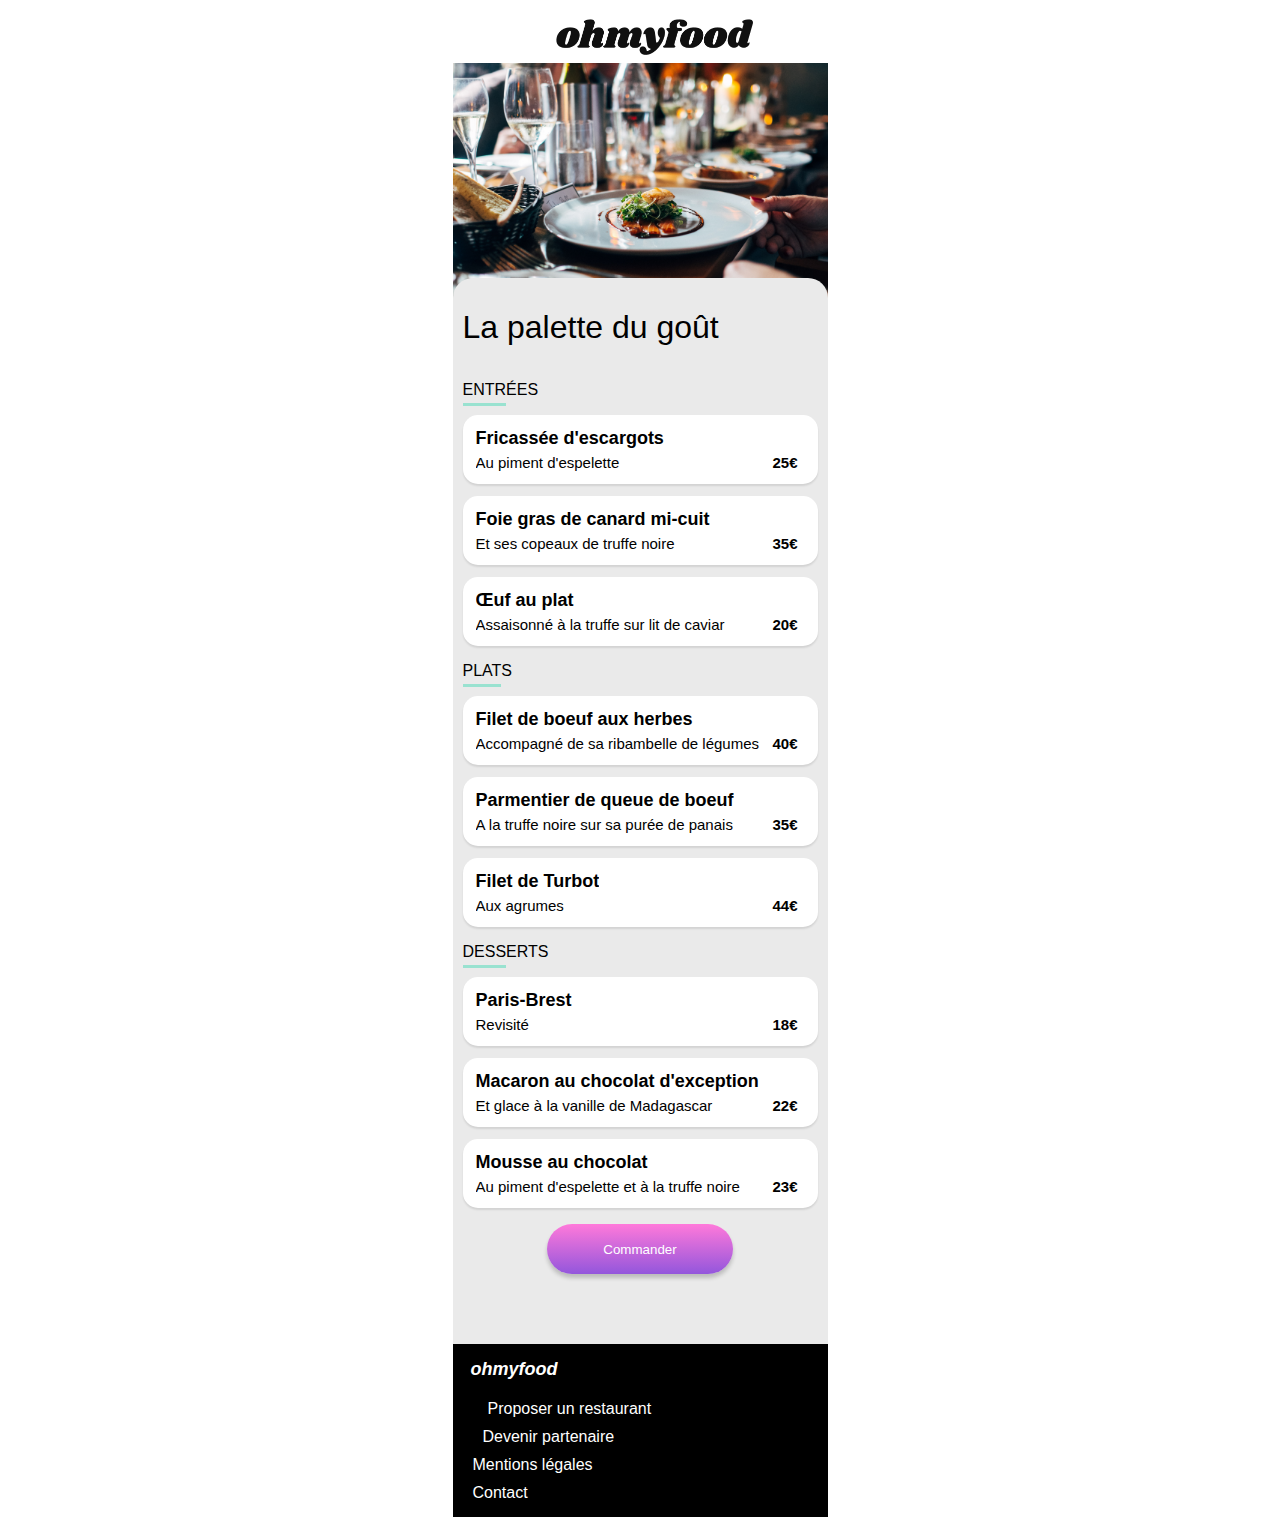
<file: restaurants/la_palette_du_gout.html>
<!DOCTYPE html>
<!-- c:/Users/alfre/Desktop/Formation Web/OhMyFood/index.html -->
<html>
  <head>
    <meta charset="utf-8" />
    <meta name="viewport" content="width=device-width, initial-scale=1.0" />
    <!--<link href="./assets/css/style.css" rel="stylesheet" />-->
    <link
      rel="stylesheet"
      href="https://cdnjs.cloudflare.com/ajax/libs/font-awesome/6.2.1/css/all.min.css"
      integrity="sha512-MV7K8+y+gLIBoVD59lQIYicR65iaqukzvf/nwasF0nqhPay5w/9lJmVM2hMDcnK1OnMGCdVK+iQrJ7lzPJQd1w=="
      crossorigin="anonymous"
      referrerpolicy="no-referrer"
    />
    <link href="../sass/styles.css" rel="stylesheet" />
    <link href="../sass/menu.css " rel="stylesheet" />
    <title>OhMyFood</title>
  </head>
  <body>
    <div class="transition__page"></div>
    <div class="main__container">
      <header>
        <div class="go__back">
          <a href="../index.html"
            ><i class="fa-solid fa-arrow-left fa-lg"></i
          ></a>
        </div>
        <div class="header--logo">
          <img src="../assets/images/logo/ohmyfood.png" alt="logo" />
        </div>
      </header>
      <main>
        <div class="menu__img">
          <img
            src="../assets/images/restaurants/jay-wennington-N_Y88TWmGwA-unsplash.jpg"
            class="menu__img"
            alt="la palette du gout"
          />
        </div>
        <div class="bg-size">
          <div class="menu__content">
            <div class="menu__content__title">
              <h1 class="menu__title">La palette du goût</h1>
              <span class="heart-icon">
                <i
                  class="fa-regular fa-heart fa-2xl empty-heart"
                  aria-hidden="true"
                ></i>
                <i
                  class="fa-solid fa-heart fa-2xl full-heart"
                  aria-hidden="true"
                ></i>
              </span>
            </div>
            <div class="entries">
              <h2 class="entries__title"><span>ENTR</span>ÉES</h2>
              <ul class="entries__list">
                <li>
                  <div class="entries__list__card">
                    <div class="entries__list__card__txt">
                      <h3 class="entries__list__card__title">
                        Fricassée d'escargots
                      </h3>
                      <p class="entries__list__card__subtitle">
                        Au piment d'espelette
                      </p>
                    </div>
                    <p class="entries__list__card__price">25€</p>
                    <input
                      type="checkbox"
                      name="checkbox"
                      id="checkbox-1"
                      class="hidden-checkbox"
                    />
                    <label for="checkbox-1" class="checkbox-label">
                      <i
                        class="fa-solid fa-circle-check fa-2xl"
                        aria-hidden="true"
                      ></i>
                    </label>
                    <button class="btn-1">
                      <i
                        class="fa-solid fa-circle-check fa-2xl"
                        aria-hidden="true"
                      ></i>
                    </button>
                  </div>
                </li>

                <li>
                  <div class="entries__list__card">
                    <div class="entries__list__card__txt">
                      <h3 class="entries__list__card__title unset_overflow">
                        Foie gras de canard mi-cuit
                      </h3>
                      <p class="entries__list__card__subtitle">
                        Et ses copeaux de truffe noire
                      </p>
                    </div>
                    <p class="entries__list__card__price">35€</p>
                    <input
                      type="checkbox"
                      name="checkbox"
                      id="checkbox-2"
                      class="hidden-checkbox"
                    />
                    <label for="checkbox-2" class="checkbox-label">
                      <i
                        class="fa-solid fa-circle-check fa-2xl"
                        aria-hidden="true"
                      ></i>
                    </label>
                    <button class="btn-1">
                      <i
                        class="fa-solid fa-circle-check fa-2xl"
                        aria-hidden="true"
                      ></i>
                    </button>
                  </div>
                </li>

                <li>
                  <div class="entries__list__card">
                    <div class="entries__list__card__txt">
                      <h3 class="entries__list__card__title">Œuf au plat</h3>
                      <p class="entries__list__card__subtitle">
                        Assaisonné à la truffe sur lit de caviar
                      </p>
                    </div>
                    <p class="entries__list__card__price">20€</p>
                    <!--div class="entries__list__card__checkbox"></!--div-->
                    <input
                      type="checkbox"
                      name="checkbox"
                      id="checkbox-3"
                      class="hidden-checkbox"
                    />
                    <label for="checkbox-3" class="checkbox-label">
                      <i
                        class="fa-solid fa-circle-check fa-2xl"
                        aria-hidden="true"
                      ></i>
                    </label>
                    <button class="btn-1">
                      <i
                        class="fa-solid fa-circle-check fa-2xl"
                        aria-hidden="true"
                      ></i>
                    </button>
                  </div>
                </li>
              </ul>
            </div>

            <div class="plats">
              <h2 class="plats__title"><span>PLAT</span>S</h2>
              <ul class="plats__list">
                <li>
                  <div class="plats__list__card">
                    <div class="plats__list__card__txt">
                      <h3 class="plats__list__card__title unset_overflow">
                        Filet de boeuf aux herbes
                      </h3>
                      <p class="plats__list__card__subtitle">
                        Accompagné de sa ribambelle de légumes
                      </p>
                    </div>
                    <p class="plats__list__card__price">40€</p>
                    <input
                      type="checkbox"
                      name="checkbox"
                      id="checkbox-4"
                      class="hidden-checkbox"
                    />
                    <label for="checkbox-4" class="checkbox-label">
                      <i
                        class="fa-solid fa-circle-check fa-2xl"
                        aria-hidden="true"
                      ></i>
                    </label>
                    <!--button class="btn-1">
                    <i
                      class="fa-solid fa-circle-check fa-2xl"
                      aria-hidden="true"
                    ></i>
                  </!--button-->
                  </div>
                </li>

                <li>
                  <div class="plats__list__card">
                    <div class="plats__list__card__txt">
                      <h3 class="plats__list__card__title long-title">
                        Parmentier de queue de boeuf
                      </h3>
                      <p class="plats__list__card__subtitle">
                        A la truffe noire sur sa purée de panais
                      </p>
                    </div>
                    <p class="plats__list__card__price">35€</p>
                    <input
                      type="checkbox"
                      name="checkbox"
                      id="checkbox-5"
                      class="hidden-checkbox"
                    />
                    <label for="checkbox-5" class="checkbox-label">
                      <i
                        class="fa-solid fa-circle-check fa-2xl"
                        aria-hidden="true"
                      ></i>
                    </label>
                    <button class="btn-1">
                      <i
                        class="fa-solid fa-circle-check fa-2xl"
                        aria-hidden="true"
                      ></i>
                    </button>
                  </div>
                </li>

                <li>
                  <div class="plats__list__card">
                    <div class="plats__list__card__txt">
                      <h3 class="plats__list__card__title">Filet de Turbot</h3>
                      <p class="plats__list__card__subtitle">Aux agrumes</p>
                    </div>
                    <p class="plats__list__card__price">44€</p>
                    <input
                      type="checkbox"
                      name="checkbox"
                      id="checkbox-6"
                      class="hidden-checkbox"
                    />
                    <label for="checkbox-6" class="checkbox-label">
                      <i
                        class="fa-solid fa-circle-check fa-2xl"
                        aria-hidden="true"
                      ></i>
                    </label>
                    <button class="btn-1">
                      <i
                        class="fa-solid fa-circle-check fa-2xl"
                        aria-hidden="true"
                      ></i>
                    </button>
                  </div>
                </li>
              </ul>
            </div>

            <div class="desserts">
              <h2 class="desserts__title"><span>DESS</span>ERTS</h2>
              <ul class="desserts__list">
                <li>
                  <div class="desserts__list__card">
                    <div class="desserts__list__card__txt">
                      <h3 class="desserts__list__card__title">Paris-Brest</h3>
                      <p class="desserts__list__card__subtitle">Revisité</p>
                    </div>
                    <p class="desserts__list__card__price">18€</p>
                    <input
                      type="checkbox"
                      name="checkbox"
                      id="checkbox-7"
                      class="hidden-checkbox"
                    />
                    <label for="checkbox-7" class="checkbox-label">
                      <i
                        class="fa-solid fa-circle-check fa-2xl"
                        aria-hidden="true"
                      ></i>
                    </label>
                    <button class="btn-1">
                      <i
                        class="fa-solid fa-circle-check fa-2xl"
                        aria-hidden="true"
                      ></i>
                    </button>
                  </div>
                </li>

                <li>
                  <div class="desserts__list__card">
                    <div class="desserts__list__card__txt">
                      <h3 class="desserts__list__card__title">
                        Macaron au chocolat d'exception
                      </h3>
                      <p class="desserts__list__card__subtitle">
                        Et glace à la vanille de Madagascar
                      </p>
                    </div>
                    <p class="desserts__list__card__price">22€</p>
                    <input
                      type="checkbox"
                      name="checkbox"
                      id="checkbox-8"
                      class="hidden-checkbox"
                    />
                    <label for="checkbox-8" class="checkbox-label">
                      <i
                        class="fa-solid fa-circle-check fa-2xl"
                        aria-hidden="true"
                      ></i>
                    </label>
                    <button class="btn-1">
                      <i
                        class="fa-solid fa-circle-check fa-2xl"
                        aria-hidden="true"
                      ></i>
                    </button>
                  </div>
                </li>

                <li>
                  <div class="desserts__list__card">
                    <div class="desserts__list__card__txt">
                      <h3 class="desserts__list__card__title">
                        Mousse au chocolat
                      </h3>
                      <p class="desserts__list__card__subtitle">
                        Au piment d'espelette et à la truffe noire
                      </p>
                    </div>
                    <p class="desserts__list__card__price">23€</p>
                    <input
                      type="checkbox"
                      name="checkbox"
                      id="checkbox-9"
                      class="hidden-checkbox"
                    />
                    <label for="checkbox-9" class="checkbox-label">
                      <i
                        class="fa-solid fa-circle-check fa-2xl"
                        aria-hidden="true"
                      ></i>
                    </label>
                    <button class="btn-1">
                      <i
                        class="fa-solid fa-circle-check fa-2xl"
                        aria-hidden="true"
                      ></i>
                    </button>
                  </div>
                </li>
              </ul>
            </div>
            <div class="entries__btn">
              <button class="entries__btn__btn">Commander</button>
            </div>
          </div>
        </div>
      </main>
      <footer>
        <div class="footer__list">
          <h2>ohmyfood</h2>
          <ul>
            <li>
              <i class="fa-solid fa-utensils fa-xs space-list"></i>Proposer un
              restaurant
            </li>
            <li>
              <i class="fa-solid fa-handshake-angle fa-xs space-list-2"></i
              >Devenir partenaire
            </li>
            <li>Mentions légales</li>
            <li>Contact</li>
          </ul>
        </div>
      </footer>
    </div>
  </body>
</html>
</file>
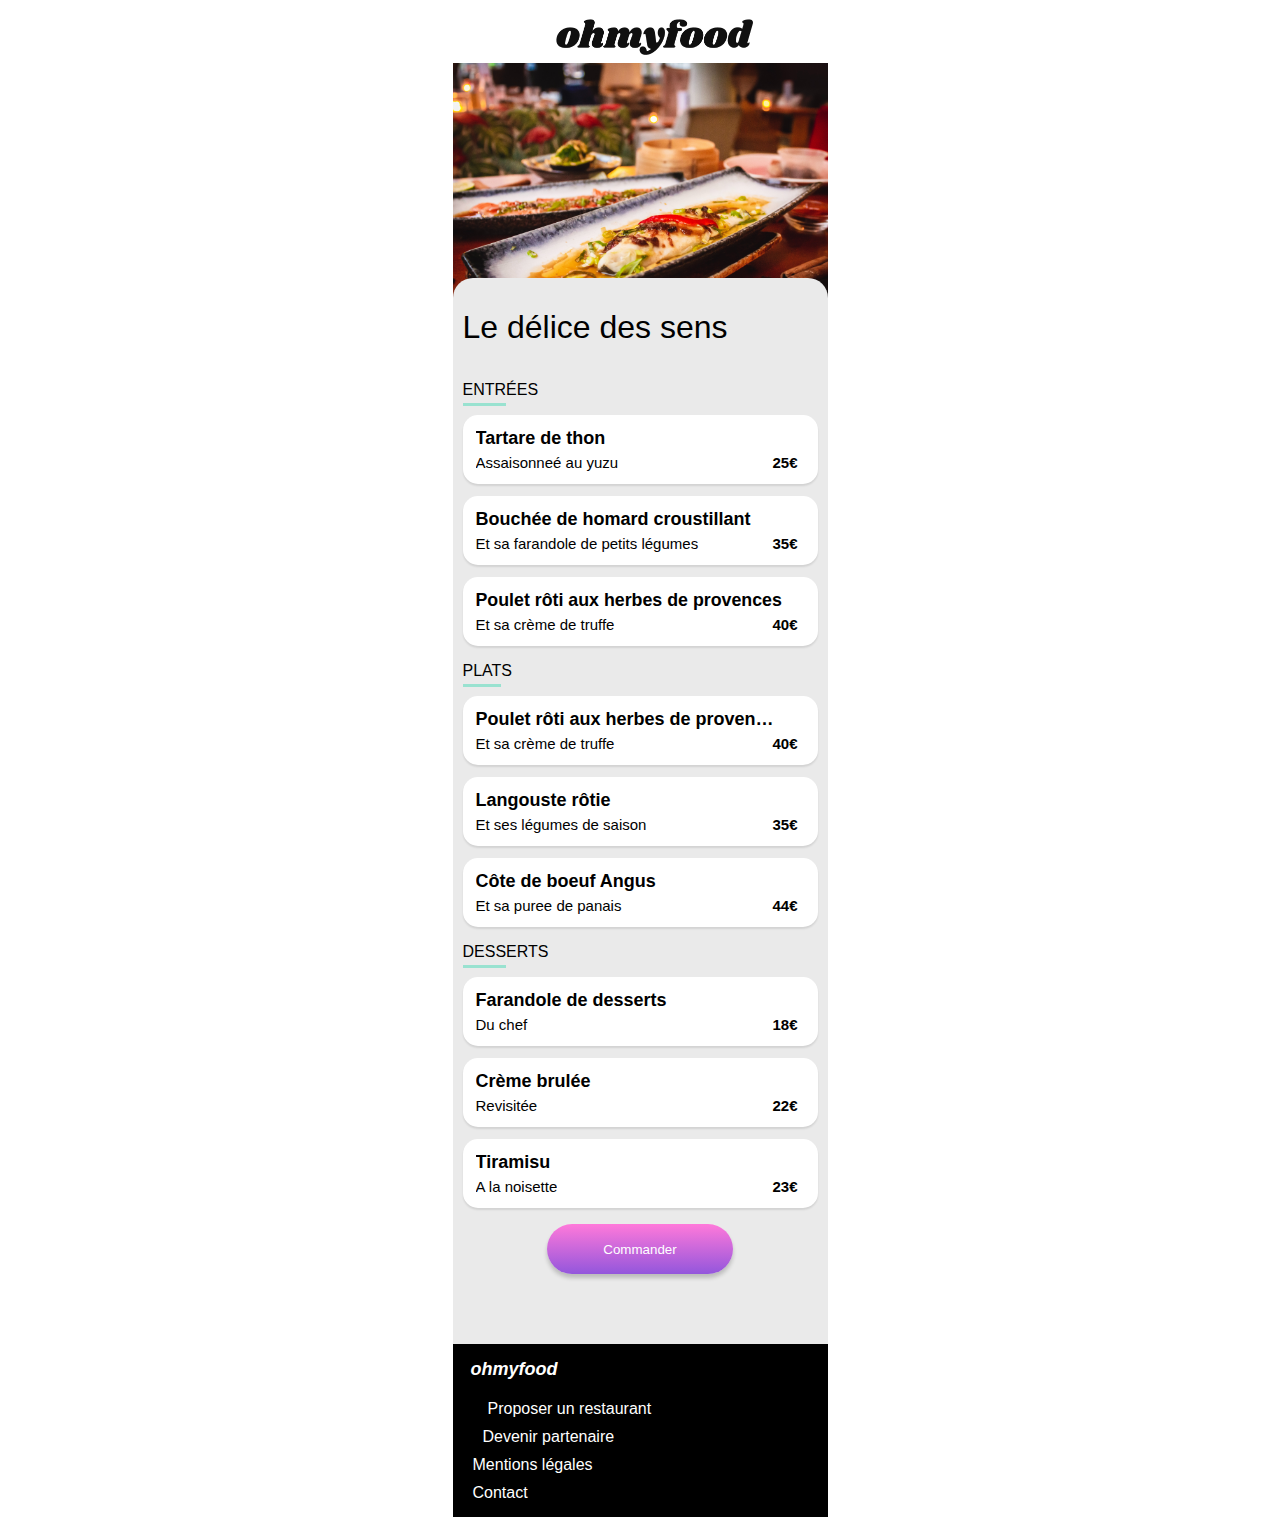
<file: restaurants/le_delice_des_sens.html>
<!DOCTYPE html>
<!-- c:/Users/alfre/Desktop/Formation Web/OhMyFood/index.html -->
<html>
  <head>
    <meta charset="utf-8" />
    <meta name="viewport" content="width=device-width, initial-scale=1.0" />
    <!--<link href="./assets/css/style.css" rel="stylesheet" />-->
    <link
      rel="stylesheet"
      href="https://cdnjs.cloudflare.com/ajax/libs/font-awesome/6.2.1/css/all.min.css"
      integrity="sha512-MV7K8+y+gLIBoVD59lQIYicR65iaqukzvf/nwasF0nqhPay5w/9lJmVM2hMDcnK1OnMGCdVK+iQrJ7lzPJQd1w=="
      crossorigin="anonymous"
      referrerpolicy="no-referrer"
    />
    <link href="../sass/styles.css" rel="stylesheet" />
    <link href="../sass/menu.css " rel="stylesheet" />
    <title>OhMyFood</title>
  </head>
  <body>
    <div class="main__container">
      <header>
        <div class="go__back">
          <a href="../index.html"><i class="fa-solid fa-arrow-left"></i></a>
        </div>
        <div class="header--logo">
          <img src="../assets/images/logo/ohmyfood.png" alt="logo" />
        </div>
      </header>
      <main>
        <div class="menu__img">
          <img
            src="../assets/images/restaurants/louis-hansel-shotsoflouis-qNBGVyOCY8Q-unsplash.jpg"
            class="menu__img"
            alt="à la francaise"
          />
        </div>
        <div class="bg-size">
          <div class="menu__content">
            <div class="menu__content__title">
              <h1 class="menu__title">Le délice des sens</h1>
              <span class="heart-icon">
                <i
                  class="fa-regular fa-heart fa-2xl empty-heart"
                  aria-hidden="true"
                ></i>
                <i
                  class="fa-solid fa-heart fa-2xl full-heart"
                  aria-hidden="true"
                ></i>
              </span>
            </div>
            <div class="entries">
              <h2 class="entries__title"><span>ENTR</span>ÉES</h2>
              <ul class="entries__list">
                <li>
                  <div class="entries__list__card">
                    <div class="entries__list__card__txt">
                      <h3 class="entries__list__card__title">
                        Tartare de thon
                      </h3>
                      <p class="entries__list__card__subtitle">
                        Assaisonneé au yuzu
                      </p>
                    </div>
                    <p class="entries__list__card__price">25€</p>
                    <input
                      type="checkbox"
                      name="checkbox"
                      id="checkbox-1"
                      class="hidden-checkbox"
                    />
                    <label for="checkbox-1" class="checkbox-label">
                      <i
                        class="fa-solid fa-circle-check fa-2xl"
                        aria-hidden="true"
                      ></i>
                    </label>
                    <!--button class="btn-1">
                    <i
                      class="fa-solid fa-circle-check fa-2xl"
                      aria-hidden="true"
                    ></i>
                  </!--button-->
                  </div>
                </li>

                <li>
                  <div class="entries__list__card">
                    <div class="entries__list__card__txt">
                      <h3 class="entries__list__card__title">
                        Bouchée de homard croustillant
                      </h3>
                      <p class="entries__list__card__subtitle unset_overflow">
                        Et sa farandole de petits légumes
                      </p>
                    </div>
                    <p class="entries__list__card__price">35€</p>
                    <input
                      type="checkbox"
                      name="checkbox"
                      id="checkbox-2"
                      class="hidden-checkbox"
                    />
                    <label for="checkbox-2" class="checkbox-label">
                      <i
                        class="fa-solid fa-circle-check fa-2xl"
                        aria-hidden="true"
                      ></i>
                    </label>
                    <!--button class="btn-1">
                    <i
                      class="fa-solid fa-circle-check fa-2xl"
                      aria-hidden="true"
                    ></i>
                  </!--button-->
                  </div>
                </li>

                <li>
                  <div class="entries__list__card">
                    <div class="entries__list__card__txt">
                      <h3 class="entries__list__card__title ft-s">
                        Poulet rôti aux herbes de provences
                      </h3>
                      <p class="entries__list__card__subtitle">
                        Et sa crème de truffe
                      </p>
                    </div>
                    <p class="entries__list__card__price">40€</p>
                    <input
                      type="checkbox"
                      name="checkbox"
                      id="checkbox-3"
                      class="hidden-checkbox"
                    />
                    <label for="checkbox-3" class="checkbox-label">
                      <i
                        class="fa-solid fa-circle-check fa-2xl"
                        aria-hidden="true"
                      ></i>
                    </label>
                    <!--button class="btn-1">
                    <i
                      class="fa-solid fa-circle-check fa-2xl"
                      aria-hidden="true"
                    ></i>
                  </!--button-->
                  </div>
                </li>
              </ul>
            </div>

            <div class="plats">
              <h2 class="plats__title"><span>PLAT</span>S</h2>
              <ul class="plats__list">
                <li>
                  <div class="plats__list__card">
                    <div class="plats__list__card__txt">
                      <h3 class="plats__list__card__title">
                        Poulet rôti aux herbes de provences
                      </h3>
                      <p class="plats__list__card__subtitle">
                        Et sa crème de truffe
                      </p>
                    </div>
                    <p class="plats__list__card__price">40€</p>
                    <input
                      type="checkbox"
                      name="checkbox"
                      id="checkbox-4"
                      class="hidden-checkbox"
                    />
                    <label for="checkbox-4" class="checkbox-label">
                      <i
                        class="fa-solid fa-circle-check fa-2xl"
                        aria-hidden="true"
                      ></i>
                    </label>
                    <!--button class="btn-1">
                    <i
                      class="fa-solid fa-circle-check fa-2xl"
                      aria-hidden="true"
                    ></i>
                  </!--button-->
                  </div>
                </li>

                <li>
                  <div class="plats__list__card">
                    <div class="plats__list__card__txt">
                      <h3 class="plats__list__card__title">Langouste rôtie</h3>
                      <p class="plats__list__card__subtitle">
                        Et ses légumes de saison
                      </p>
                    </div>
                    <p class="plats__list__card__price">35€</p>
                    <input
                      type="checkbox"
                      name="checkbox"
                      id="checkbox-5"
                      class="hidden-checkbox"
                    />
                    <label for="checkbox-5" class="checkbox-label">
                      <i
                        class="fa-solid fa-circle-check fa-2xl"
                        aria-hidden="true"
                      ></i>
                    </label>
                    <!--button class="btn-1">
                    <i
                      class="fa-solid fa-circle-check fa-2xl"
                      aria-hidden="true"
                    ></i>
                  </!--button-->
                  </div>
                </li>

                <li>
                  <div class="plats__list__card">
                    <div class="plats__list__card__txt">
                      <h3 class="plats__list__card__title">
                        Côte de boeuf Angus
                      </h3>
                      <p class="plats__list__card__subtitle">
                        Et sa puree de panais
                      </p>
                    </div>
                    <p class="plats__list__card__price">44€</p>
                    <input
                      type="checkbox"
                      name="checkbox"
                      id="checkbox-6"
                      class="hidden-checkbox"
                    />
                    <label for="checkbox-6" class="checkbox-label">
                      <i
                        class="fa-solid fa-circle-check fa-2xl"
                        aria-hidden="true"
                      ></i>
                    </label>
                    <!--button class="btn-1">
                    <i
                      class="fa-solid fa-circle-check fa-2xl"
                      aria-hidden="true"
                    ></i>
                  </!--button-->
                  </div>
                </li>
              </ul>
            </div>

            <div class="desserts">
              <h2 class="desserts__title"><span>DESS</span>ERTS</h2>
              <ul class="desserts__list">
                <li>
                  <div class="desserts__list__card">
                    <div class="desserts__list__card__txt">
                      <h3 class="desserts__list__card__title">
                        Farandole de desserts
                      </h3>
                      <p class="desserts__list__card__subtitle">Du chef</p>
                    </div>
                    <p class="desserts__list__card__price">18€</p>
                    <input
                      type="checkbox"
                      name="checkbox"
                      id="checkbox-7"
                      class="hidden-checkbox"
                    />
                    <label for="checkbox-7" class="checkbox-label">
                      <i
                        class="fa-solid fa-circle-check fa-2xl"
                        aria-hidden="true"
                      ></i>
                    </label>
                    <!--button class="btn-1">
                    <i
                      class="fa-solid fa-circle-check fa-2xl"
                      aria-hidden="true"
                    ></i>
                  </!--button-->
                  </div>
                </li>

                <li>
                  <div class="desserts__list__card">
                    <div class="desserts__list__card__txt">
                      <h3 class="desserts__list__card__title">Crème brulée</h3>
                      <p class="desserts__list__card__subtitle">Revisitée</p>
                    </div>
                    <p class="desserts__list__card__price">22€</p>
                    <input
                      type="checkbox"
                      name="checkbox"
                      id="checkbox-8"
                      class="hidden-checkbox"
                    />
                    <label for="checkbox-8" class="checkbox-label">
                      <i
                        class="fa-solid fa-circle-check fa-2xl"
                        aria-hidden="true"
                      ></i>
                    </label>
                    <!--button class="btn-1">
                    <i
                      class="fa-solid fa-circle-check fa-2xl"
                      aria-hidden="true"
                    ></i>
                  </!--button-->
                  </div>
                </li>

                <li>
                  <div class="desserts__list__card">
                    <div class="desserts__list__card__txt">
                      <h3 class="desserts__list__card__title">Tiramisu</h3>
                      <p class="desserts__list__card__subtitle">
                        A la noisette
                      </p>
                    </div>
                    <p class="desserts__list__card__price">23€</p>
                    <input
                      type="checkbox"
                      name="checkbox"
                      id="checkbox-9"
                      class="hidden-checkbox"
                    />
                    <label for="checkbox-9" class="checkbox-label">
                      <i
                        class="fa-solid fa-circle-check fa-2xl"
                        aria-hidden="true"
                      ></i>
                    </label>
                    <!--button class="btn-1">
                    <i
                      class="fa-solid fa-circle-check fa-2xl"
                      aria-hidden="true"
                    ></i>
                  </!--button-->
                  </div>
                </li>
              </ul>
            </div>
            <div class="entries__btn">
              <button class="entries__btn__btn">Commander</button>
            </div>
          </div>
        </div>
      </main>

      <footer>
        <div class="footer__list">
          <h2>ohmyfood</h2>
          <ul>
            <li>
              <i class="fa-solid fa-utensils fa-xs space-list"></i>Proposer un
              restaurant
            </li>
            <li>
              <i class="fa-solid fa-handshake-angle fa-xs space-list-2"></i
              >Devenir partenaire
            </li>
            <li>Mentions légales</li>
            <li>Contact</li>
          </ul>
        </div>
      </footer>
    </div>
  </body>
</html>
</file>
<file: assets/css/style.css>
/****** General ***********/
* {
  font-family: "Raleway", sans-serif;
}
body {
  display: flex;
  justify-content: center;
  /*margin: 0;
  padding: 0;
  margin: auto;
  max-width: 1440px;
  height: 1722px;
  gap: 35px;*/
}

.main-container {
  width: 100%;
  /*max-width: 1440px;
  padding: 0 50px;*/
  box-sizing: border-box;
}
</file>
<file: sass/styles.css>
body {
  display: flex;
  justify-content: center;
  margin: 0;
  padding: 0;
  margin: auto;
  font-family: "Roboto", sans-serif;
}

.main__container {
  width: 100%;
  max-width: 375px;
  /*padding: 0 50px;*/
  box-sizing: border-box;
  /*background-color: $color-primary;*/
}

a {
  color: inherit;
  text-decoration: none;
}

header {
  display: flex;
  flex-direction: column;
  justify-content: center;
  align-items: center;
  height: 113px;
  background-color: #ffffff;
}

.header--logo {
  height: 63px;
}
.header--logo img {
  position: relative;
  width: 197px;
  height: 36px;
  top: 14px;
}

.location {
  width: 100%;
  background-color: #eaeaea;
}
.location ul {
  text-align: center;
  padding: 0;
  list-style: none;
}
.location ul i {
  margin: auto;
  padding-right: 10px;
}

@keyframes color-animation-heart {
  0% {
    background: linear-gradient(180deg, #9356dc, #ff79da);
    opacity: 0.15;
    -webkit-background-clip: text;
            background-clip: text;
    color: transparent;
  }
  50% {
    background: linear-gradient(180deg, #9356dc, #ff79da);
    opacity: 0.5;
    -webkit-background-clip: text;
            background-clip: text;
    color: transparent;
    animation-timing-function: cubic-bezier(0.27, 0.68, 0.84, 0.08);
  }
  100% {
    background: linear-gradient(180deg, #9356dc, #ff79da);
    opacity: 1;
    -webkit-background-clip: text;
            background-clip: text;
    color: transparent;
  }
}
@keyframes button-animation {
  0% {
    background: linear-gradient(360deg, #9356dc, #ff79da);
    opacity: 1;
    transform: scale(1);
  }
  50% {
    background: linear-gradient(360deg, #9356dc, #ff79da);
    opacity: 0.925;
    box-shadow: 0 4px 9px 0 rgba(0, 0, 0, 0.2);
    transform: scale(1.0125);
    animation-timing-function: cubic-bezier(0.15, 1.14, 0.5, 0.15);
  }
  100% {
    background: linear-gradient(360deg, #9356dc, #ff79da);
    opacity: 0.8;
    box-shadow: 0 4px 9px 0 rgba(0, 0, 0, 0.2);
    /*animation-duration: 2s;*/
    transform: scale(1.025);
  }
}
.empty-heart {
  color: grey;
}

.full-heart {
  display: none;
}

.heart-icon {
  transition: color 0.3s;
}
.heart-icon:hover .empty-heart {
  display: none;
  height: 32px;
}
.heart-icon:hover .full-heart {
  display: flex;
  justify-content: center;
  align-items: center;
  height: 32px;
  animation: color-animation-heart 0.3s forwards;
}

.hero {
  display: flex;
  flex-direction: column;
  align-items: center;
  margin: auto;
  text-align: center;
  background-color: #f7f7f7;
  opacity: 0.8;
  padding-bottom: 50px;
}
.hero p {
  max-width: 315px;
  font-size: 18px;
}
.hero h1 {
  max-width: 275px;
}
.hero__button {
  width: 218px;
  height: 50px;
  border-radius: 25px;
  background: linear-gradient(360deg, #9356dc, #ff79da);
  color: #ffffff;
  margin-top: 15px;
  border: none;
  box-shadow: 0 4px 4px 0 rgba(0, 0, 0, 0.2);
}
.hero__button:hover {
  animation: button-animation 0.4s forwards;
}

.fonctionnement {
  padding: 55px 0;
}
.fonctionnement h2 {
  margin: 0 0 0 13px;
}

.fonctionnement__bar {
  display: flex;
  flex-direction: column;
  justify-content: center;
  align-items: center;
  margin: auto;
  background-color: #ffffff;
}
.fonctionnement__bar ol {
  text-align: center;
  padding: 0;
  list-style: none;
  width: 89.5%;
  margin: 0;
}
.fonctionnement__bar ol li {
  display: flex;
  flex-direction: row;
  justify-content: center;
  align-items: center;
  border-radius: 20px;
  border: none;
  height: 72.38px;
  background-color: #f7f7f7;
  margin-top: 20px;
  box-shadow: 0 8px 8px 0 rgba(0, 0, 0, 0.1);
}
.fonctionnement__bar ol i {
  position: relative;
  right: 20px;
}
.fonctionnement__bar ol p {
  position: relative;
  border-radius: 24px;
  font-size: 14px;
  right: 78px;
  padding: 2px 6.5px;
  background-color: #9356dc;
  color: #eaeaea;
}

.restaurants {
  display: flex;
  flex-direction: column;
  justify-content: center;
  align-items: center;
  background-color: #eaeaea;
  /*height: 1058px;*/
  padding-bottom: 40px;
}
.restaurants__title {
  width: 100%;
  margin-top: 50px;
}
.restaurants__title h2 {
  padding: 0 20px;
  margin: 1px 0;
}
.restaurants__choice img {
  border-radius: 20px 20px 0 0;
  width: 346px;
  height: 160px;
  -o-object-fit: cover;
     object-fit: cover;
}
.restaurants__choice__box__card {
  background-color: #ffffff;
  border-radius: 20px;
  margin-bottom: 10px;
}
.restaurants__choice__box__card .card-content {
  display: flex;
  flex-direction: row;
  justify-content: space-between;
  align-items: center;
  height: 75px;
  box-sizing: border-box;
  padding: 0 15px;
}
.restaurants__choice__box__card .card-content h3,
.restaurants__choice__box__card .card-content p {
  margin: 5px 0;
}

.new__restaurants {
  top: 35px;
  left: 255px;
}

.new__restaurants-2 {
  top: 286px;
  left: 170px;
}

.new__restaurants,
.new__restaurants-2 {
  position: relative;
  background-color: #99e2d0;
  padding: 6px 11px;
  border-radius: 2px;
  font-size: 14px;
  font-weight: 500;
  text-align: center;
  color: #008766;
}

footer {
  display: flex;
  justify-content: space-between;
  align-items: center;
  padding: 0;
  background-color: black;
}
footer h2 {
  font-family: "Shrikhand", sans-serif;
  font-style: italic;
  font-size: 18px;
  color: white;
  margin-left: 18px;
}
footer ul {
  margin: 0 0 10px 0;
  padding: 0 20px;
  list-style: none;
  width: 100%;
  color: white;
}
footer ul li {
  padding: 5px 0;
}
footer ul li .space-list {
  padding-right: 15px;
}
footer ul li .space-list-2 {
  padding-right: 10px;
}

.loader {
  position: absolute;
  top: 50%;
  left: 50%;
  width: 48px;
  height: 48px;
  border: 5px solid #fff;
  border-bottom-color: #ff3d00;
  border-radius: 50%;
  display: inline-block;
  box-sizing: border-box;
  animation: rotation 1s linear infinite;
}

.hidden__page {
  position: fixed;
  top: 0;
  left: 0;
  right: 0;
  bottom: 0;
  background: #ffffff;
  z-index: 9999;
  animation: fadeOut 0.2s linear 1s forwards;
}

@keyframes fadeOut {
  to {
    opacity: 0;
    visibility: hidden;
  }
}
@keyframes rotation {
  0% {
    transform: rotate(0deg);
  }
  100% {
    transform: rotate(360deg);
  }
}
@media (min-width: 1440px) {
  .main__container {
    max-width: 1440px;
  }
  header {
    display: flex;
    flex-direction: column;
    justify-content: space-between;
    align-items: center;
    height: 146px;
    background-color: #ffffff;
  }
  .header--logo {
    height: 63px;
  }
  .header--logo img {
    position: relative;
    width: 197px;
    height: 36px;
    top: 28px;
  }
  .hero h1 {
    max-width: 645px;
  }
  .hero p {
    max-width: 645px;
  }
  .fonctionnement h2 {
    margin: 0 0 0 60px;
  }
  .fonctionnement__bar ol {
    display: flex;
    justify-content: space-between;
  }
  .fonctionnement__bar ol li {
    width: 30%;
  }
  .fonctionnement__bar ol i {
    position: relative;
    right: 20px;
  }
  .fonctionnement__bar ol p {
    right: 104px;
  }
  .restaurants__title {
    width: 78%;
    margin-top: 50px;
    margin-bottom: 5px;
  }
  .restaurants__title h2 {
    padding: 0 20px;
    margin: 1px 0;
  }
  .restaurants__choice img {
    width: 498px;
  }
  .restaurants__choice__box__card {
    margin-bottom: 40px;
  }
  .restaurants__choice__box--1, .restaurants__choice__box--2 {
    display: flex;
    flex-direction: row;
    justify-content: space-between;
    align-items: center;
    width: 1080px;
  }
  .new__restaurants {
    top: 35px;
    left: 405px;
  }
  .new__restaurants-2 {
    top: 35px;
    left: 905px;
  }
  footer {
    height: 114px;
    align-items: flex-end;
  }
  footer h2 {
    font-family: "Shrikhand", sans-serif;
    font-style: italic;
    font-size: 18px;
    color: white;
    padding: 0 50px;
    margin-bottom: 25px;
    margin-left: 0;
  }
  footer ul {
    margin: 0;
    /*gap: 50px;*/
    display: flex;
    justify-content: flex-end;
    /*margin-bottom: 22px;*/
  }
  footer .footer__list {
    display: flex;
    flex-direction: row-reverse;
    justify-content: flex-end;
    align-items: center;
    /*margin: 0 0 10px 0;*/
    padding: 0 20px;
    list-style: none;
    width: 100%;
    color: white;
    gap: 5px;
  }
  footer .footer__list li {
    padding: 5px 15px;
  }
  footer .footer__list li .space-list {
    padding-right: 15px;
  }
  footer .footer__list li .space-list-2 {
    padding-right: 10px;
  }
}/*# sourceMappingURL=styles.css.map */
</file>
<file: sass/menu.css>
@charset "UTF-8";
body {
  display: flex;
  justify-content: center;
  margin: 0;
  padding: 0;
  margin: auto;
  font-family: "Roboto", sans-serif;
}

.main__container {
  width: 100%;
  max-width: 375px;
  /*padding: 0 50px;*/
  box-sizing: border-box;
  /*background-color: $color-primary;*/
}

a {
  color: inherit;
  text-decoration: none;
}

header {
  display: flex;
  flex-direction: column;
  justify-content: center;
  align-items: center;
  height: 113px;
  background-color: #ffffff;
}

.header--logo {
  height: 63px;
}
.header--logo img {
  position: relative;
  width: 197px;
  height: 36px;
  top: 14px;
}

.location {
  width: 100%;
  background-color: #eaeaea;
}
.location ul {
  text-align: center;
  padding: 0;
  list-style: none;
}
.location ul i {
  margin: auto;
  padding-right: 10px;
}

@keyframes color-animation-heart {
  0% {
    background: linear-gradient(180deg, #9356dc, #ff79da);
    opacity: 0.15;
    -webkit-background-clip: text;
            background-clip: text;
    color: transparent;
  }
  50% {
    background: linear-gradient(180deg, #9356dc, #ff79da);
    opacity: 0.5;
    -webkit-background-clip: text;
            background-clip: text;
    color: transparent;
    animation-timing-function: cubic-bezier(0.27, 0.68, 0.84, 0.08);
  }
  100% {
    background: linear-gradient(180deg, #9356dc, #ff79da);
    opacity: 1;
    -webkit-background-clip: text;
            background-clip: text;
    color: transparent;
  }
}
@keyframes button-animation {
  0% {
    background: linear-gradient(360deg, #9356dc, #ff79da);
    opacity: 1;
    transform: scale(1);
  }
  50% {
    background: linear-gradient(360deg, #9356dc, #ff79da);
    opacity: 0.925;
    box-shadow: 0 4px 9px 0 rgba(0, 0, 0, 0.2);
    transform: scale(1.0125);
    animation-timing-function: cubic-bezier(0.15, 1.14, 0.5, 0.15);
  }
  100% {
    background: linear-gradient(360deg, #9356dc, #ff79da);
    opacity: 0.8;
    box-shadow: 0 4px 9px 0 rgba(0, 0, 0, 0.2);
    /*animation-duration: 2s;*/
    transform: scale(1.025);
  }
}
.empty-heart {
  color: grey;
}

.full-heart {
  display: none;
}

.heart-icon {
  transition: color 0.3s;
}
.heart-icon:hover .empty-heart {
  display: none;
  height: 32px;
}
.heart-icon:hover .full-heart {
  display: flex;
  justify-content: center;
  align-items: center;
  height: 32px;
  animation: color-animation-heart 0.3s forwards;
}

.hero {
  display: flex;
  flex-direction: column;
  align-items: center;
  margin: auto;
  text-align: center;
  background-color: #f7f7f7;
  opacity: 0.8;
  padding-bottom: 50px;
}
.hero p {
  max-width: 315px;
  font-size: 18px;
}
.hero h1 {
  max-width: 275px;
}
.hero__button {
  width: 218px;
  height: 50px;
  border-radius: 25px;
  background: linear-gradient(360deg, #9356dc, #ff79da);
  color: #ffffff;
  margin-top: 15px;
  border: none;
  box-shadow: 0 4px 4px 0 rgba(0, 0, 0, 0.2);
}
.hero__button:hover {
  animation: button-animation 0.4s forwards;
}

.fonctionnement {
  padding: 55px 0;
}
.fonctionnement h2 {
  margin: 0 0 0 13px;
}

.fonctionnement__bar {
  display: flex;
  flex-direction: column;
  justify-content: center;
  align-items: center;
  margin: auto;
  background-color: #ffffff;
}
.fonctionnement__bar ol {
  text-align: center;
  padding: 0;
  list-style: none;
  width: 89.5%;
  margin: 0;
}
.fonctionnement__bar ol li {
  display: flex;
  flex-direction: row;
  justify-content: center;
  align-items: center;
  border-radius: 20px;
  border: none;
  height: 72.38px;
  background-color: #f7f7f7;
  margin-top: 20px;
  box-shadow: 0 8px 8px 0 rgba(0, 0, 0, 0.1);
}
.fonctionnement__bar ol i {
  position: relative;
  right: 20px;
}
.fonctionnement__bar ol p {
  position: relative;
  border-radius: 24px;
  font-size: 14px;
  right: 78px;
  padding: 2px 6.5px;
  background-color: #9356dc;
  color: #eaeaea;
}

.restaurants {
  display: flex;
  flex-direction: column;
  justify-content: center;
  align-items: center;
  background-color: #eaeaea;
  /*height: 1058px;*/
  padding-bottom: 40px;
}
.restaurants__title {
  width: 100%;
  margin-top: 50px;
}
.restaurants__title h2 {
  padding: 0 20px;
  margin: 1px 0;
}
.restaurants__choice img {
  border-radius: 20px 20px 0 0;
  width: 346px;
  height: 160px;
  -o-object-fit: cover;
     object-fit: cover;
}
.restaurants__choice__box__card {
  background-color: #ffffff;
  border-radius: 20px;
  margin-bottom: 10px;
}
.restaurants__choice__box__card .card-content {
  display: flex;
  flex-direction: row;
  justify-content: space-between;
  align-items: center;
  height: 75px;
  box-sizing: border-box;
  padding: 0 15px;
}
.restaurants__choice__box__card .card-content h3,
.restaurants__choice__box__card .card-content p {
  margin: 5px 0;
}

.new__restaurants {
  top: 35px;
  left: 255px;
}

.new__restaurants-2 {
  top: 286px;
  left: 170px;
}

.new__restaurants,
.new__restaurants-2 {
  position: relative;
  background-color: #99e2d0;
  padding: 6px 11px;
  border-radius: 2px;
  font-size: 14px;
  font-weight: 500;
  text-align: center;
  color: #008766;
}

footer {
  display: flex;
  justify-content: space-between;
  align-items: center;
  padding: 0;
  background-color: black;
}
footer h2 {
  font-family: "Shrikhand", sans-serif;
  font-style: italic;
  font-size: 18px;
  color: white;
  margin-left: 18px;
}
footer ul {
  margin: 0 0 10px 0;
  padding: 0 20px;
  list-style: none;
  width: 100%;
  color: white;
}
footer ul li {
  padding: 5px 0;
}
footer ul li .space-list {
  padding-right: 15px;
}
footer ul li .space-list-2 {
  padding-right: 10px;
}

.loader {
  position: absolute;
  top: 50%;
  left: 50%;
  width: 48px;
  height: 48px;
  border: 5px solid #fff;
  border-bottom-color: #ff3d00;
  border-radius: 50%;
  display: inline-block;
  box-sizing: border-box;
  animation: rotation 1s linear infinite;
}

.hidden__page {
  position: fixed;
  top: 0;
  left: 0;
  right: 0;
  bottom: 0;
  background: #ffffff;
  z-index: 9999;
  animation: fadeOut 0.2s linear 1s forwards;
}

@keyframes fadeOut {
  to {
    opacity: 0;
    visibility: hidden;
  }
}
@keyframes rotation {
  0% {
    transform: rotate(0deg);
  }
  100% {
    transform: rotate(360deg);
  }
}
@media (min-width: 1440px) {
  .main__container {
    max-width: 1440px;
  }
  header {
    display: flex;
    flex-direction: column;
    justify-content: space-between;
    align-items: center;
    height: 146px;
    background-color: #ffffff;
  }
  .header--logo {
    height: 63px;
  }
  .header--logo img {
    position: relative;
    width: 197px;
    height: 36px;
    top: 28px;
  }
  .hero h1 {
    max-width: 645px;
  }
  .hero p {
    max-width: 645px;
  }
  .fonctionnement h2 {
    margin: 0 0 0 60px;
  }
  .fonctionnement__bar ol {
    display: flex;
    justify-content: space-between;
  }
  .fonctionnement__bar ol li {
    width: 30%;
  }
  .fonctionnement__bar ol i {
    position: relative;
    right: 20px;
  }
  .fonctionnement__bar ol p {
    right: 104px;
  }
  .restaurants__title {
    width: 78%;
    margin-top: 50px;
    margin-bottom: 5px;
  }
  .restaurants__title h2 {
    padding: 0 20px;
    margin: 1px 0;
  }
  .restaurants__choice img {
    width: 498px;
  }
  .restaurants__choice__box__card {
    margin-bottom: 40px;
  }
  .restaurants__choice__box--1, .restaurants__choice__box--2 {
    display: flex;
    flex-direction: row;
    justify-content: space-between;
    align-items: center;
    width: 1080px;
  }
  .new__restaurants {
    top: 35px;
    left: 405px;
  }
  .new__restaurants-2 {
    top: 35px;
    left: 905px;
  }
  footer {
    height: 114px;
    align-items: flex-end;
  }
  footer h2 {
    font-family: "Shrikhand", sans-serif;
    font-style: italic;
    font-size: 18px;
    color: white;
    padding: 0 50px;
    margin-bottom: 25px;
    margin-left: 0;
  }
  footer ul {
    margin: 0;
    /*gap: 50px;*/
    display: flex;
    justify-content: flex-end;
    /*margin-bottom: 22px;*/
  }
  footer .footer__list {
    display: flex;
    flex-direction: row-reverse;
    justify-content: flex-end;
    align-items: center;
    /*margin: 0 0 10px 0;*/
    padding: 0 20px;
    list-style: none;
    width: 100%;
    color: white;
    gap: 5px;
  }
  footer .footer__list li {
    padding: 5px 15px;
  }
  footer .footer__list li .space-list {
    padding-right: 15px;
  }
  footer .footer__list li .space-list-2 {
    padding-right: 10px;
  }
}
header {
  display: flex;
  flex-direction: row;
  justify-content: space-between;
  align-items: center;
  height: 63px;
  background-color: #ffffff;
  /*animation: fadeInUp 1s cubic-bezier(0.32, 0.13, 0.29, 1) forwards;*/
}
header .go__back {
  width: 30px;
  margin-left: 20px;
}
header .header--logo {
  position: relative;
  top: 5px;
  right: 75px;
}

main {
  background-color: #eaeaea;
  /*animation: fadeIn 1s ease 2s forwards;*/
}

.menu__content {
  background-color: #eaeaea;
  border-radius: 20px 20px 0 0;
  position: relative;
  bottom: 60px;
  padding: 10px;
  /*animation: fadeInUp 2s cubic-bezier(0.32, 0.13, 0.29, 1) 1.5s forwards;*/
}
.menu__content__title {
  display: flex;
  justify-content: space-between;
  align-items: center;
  /*animation: fadeInUp 0.5s cubic-bezier(0.32, 0.13, 0.29, 1) forwards;*/
}
.menu__content__title h1 {
  font-family: "shrikhand", sans-serif;
  font-weight: 400;
}

.menu__img {
  display: flex;
  justify-content: center;
  align-items: center;
  width: 100%;
  height: 275px;
  -o-object-fit: cover;
     object-fit: cover;
  /*animation: fadeInUp 1.5s cubic-bezier(0.32, 0.13, 0.29, 1) 0.5s forwards;*/
}

.entries {
  animation: fadeInUp 1s cubic-bezier(0.32, 0.13, 0.29, 1) forwards;
}

.plats {
  animation: fadeInUp 1.5s cubic-bezier(0.32, 0.13, 0.29, 1) 0.5s forwards;
}

.desserts {
  animation: fadeInUp 2s cubic-bezier(0.32, 0.13, 0.29, 1) 1s forwards;
}

.entries ul,
.plats ul,
.desserts ul {
  list-style: none;
  padding: 0;
}
.entries ul li,
.plats ul li,
.desserts ul li {
  background-color: #ffffff;
  border-radius: 15px;
  color: black;
  box-shadow: 0 2px 2px 0 rgba(0, 0, 0, 0.1);
}
.entries__title span,
.plats__title span,
.desserts__title span {
  padding-bottom: 5px;
  border-bottom: 3px solid #99e2d0;
}
.entries__title,
.plats__title,
.desserts__title {
  font-weight: 300;
  font-size: 16px;
}
.entries__list__card,
.plats__list__card,
.desserts__list__card {
  display: flex;
  justify-content: space-between;
  align-items: center;
  margin-top: 12px;
  /*background-color: $color-primary;*/
  padding-left: 13px;
  /*padding: 13px 9px;*/
  height: 69px;
  /*transform-origin: left 20%;
  transition: all 0.5s cubic-bezier(0.165, 0.84, 0.44, 1);*/
  /*&:active,
  &:focus {
    padding: 0;
    padding-left: 9px;
    border: 3px solid #9356dc;
    transition: transform 330ms ease-in-out;
    .btn-1 {
      display: block;
      transition: transform 330ms ease-in-out;
      &:hover {
        transform: scale(2);
      }
    }
  }*/
  /*.hidden-checkbox:checked + .checkbox-label &__price {
    transform: translateX(
      59px
    ); 
  }*/
  /*****IMPORTANT ! *****/
  /***** permet de garder les mêmes dimensions lorsque le bouton est affiché*****/
}
.entries__list__card .hidden-checkbox,
.plats__list__card .hidden-checkbox,
.desserts__list__card .hidden-checkbox {
  display: none;
}
.entries__list__card .checkbox-label,
.plats__list__card .checkbox-label,
.desserts__list__card .checkbox-label {
  position: absolute;
  left: 297px;
  display: flex;
  justify-content: center;
  align-items: center;
  font-size: 20px; /* Adjust the size of the icon as needed */
  cursor: pointer;
  transition: all 0.5s cubic-bezier(0.165, 0.84, 0.44, 1); /* Add transition for opacity and transform */
  background-color: #99e2d0;
  width: 59px;
  height: 69px;
  border-radius: 0 15px 15px 0;
  transform-origin: right;
  transform: scaleX(0);
}
.entries__list__card .checkbox-label i,
.plats__list__card .checkbox-label i,
.desserts__list__card .checkbox-label i {
  /*color: green;*/ /* Change the color of the icon */
}
.entries__list__card .hidden-checkbox:checked + .checkbox-label i,
.plats__list__card .hidden-checkbox:checked + .checkbox-label i,
.desserts__list__card .hidden-checkbox:checked + .checkbox-label i {
  /*content: "\f058"; */ /* Unicode for the fa-circle-check icon */
}
.entries__list__card:hover .checkbox-label, .entries__list__card:focus .checkbox-label,
.plats__list__card:hover .checkbox-label,
.plats__list__card:focus .checkbox-label,
.desserts__list__card:hover .checkbox-label,
.desserts__list__card:focus .checkbox-label {
  display: flex;
  justify-content: center;
  align-items: center;
  transform: scaleX(1);
  transition: all 0.5s cubic-bezier(0.165, 0.84, 0.44, 1);
  opacity: 1;
  /* Scale up the icon when card is active or focused */
}
.entries__list__card:hover, .entries__list__card:focus,
.plats__list__card:hover,
.plats__list__card:focus,
.desserts__list__card:hover,
.desserts__list__card:focus {
  padding: 0;
  padding-left: 13px;
}
.entries__list__card:hover .entries__list__card__price,
.entries__list__card:hover .plats__list__card__price,
.entries__list__card:hover .desserts__list__card__price, .entries__list__card:focus .entries__list__card__price,
.entries__list__card:focus .plats__list__card__price,
.entries__list__card:focus .desserts__list__card__price,
.plats__list__card:hover .entries__list__card__price,
.plats__list__card:hover .plats__list__card__price,
.plats__list__card:hover .desserts__list__card__price,
.plats__list__card:focus .entries__list__card__price,
.plats__list__card:focus .plats__list__card__price,
.plats__list__card:focus .desserts__list__card__price,
.desserts__list__card:hover .entries__list__card__price,
.desserts__list__card:hover .plats__list__card__price,
.desserts__list__card:hover .desserts__list__card__price,
.desserts__list__card:focus .entries__list__card__price,
.desserts__list__card:focus .plats__list__card__price,
.desserts__list__card:focus .desserts__list__card__price {
  transform: translateX(-60px);
}
.entries__list__card .btn-1,
.plats__list__card .btn-1,
.desserts__list__card .btn-1 {
  width: 59px;
  height: 69px;
  border-radius: 0 15px 15px 0;
  background-color: #99e2d0;
  border: none;
  display: none;
  /*position: absolute;*/
}
.entries__list__card h3,
.entries__list__card p,
.plats__list__card h3,
.plats__list__card p,
.desserts__list__card h3,
.desserts__list__card p {
  /*padding: 0 10px;*/
  margin-top: 0;
  margin-bottom: 0;
}
.entries__list__card h3,
.plats__list__card h3,
.desserts__list__card h3 {
  font-size: 18px;
}
.entries__list__card p,
.plats__list__card p,
.desserts__list__card p {
  font-size: 15px;
}
.entries__list__card__price,
.plats__list__card__price,
.desserts__list__card__price {
  position: relative;
  top: 13px;
  font-weight: bold;
  /*left: 45px;*/
  padding-right: 10px;
  transform: translateX(-10px);
  transition: all 0.5s cubic-bezier(0.165, 0.84, 0.44, 1);
}
.entries__list__card__txt,
.plats__list__card__txt,
.desserts__list__card__txt {
  display: grid;
  gap: 5px;
  /*width: 287px;*/
  /*padding-left: 10px;*/
}
.entries__list__card__txt .entries__list__card__title,
.entries__list__card__txt .plats__list__card__title,
.entries__list__card__txt .desserts__list__card__title,
.entries__list__card__txt .entries__list__card__subtitle,
.entries__list__card__txt .plats__list__card__subtitle,
.entries__list__card__txt .desserts__list__card__subtitle,
.plats__list__card__txt .entries__list__card__title,
.plats__list__card__txt .plats__list__card__title,
.plats__list__card__txt .desserts__list__card__title,
.plats__list__card__txt .entries__list__card__subtitle,
.plats__list__card__txt .plats__list__card__subtitle,
.plats__list__card__txt .desserts__list__card__subtitle,
.desserts__list__card__txt .entries__list__card__title,
.desserts__list__card__txt .plats__list__card__title,
.desserts__list__card__txt .desserts__list__card__title,
.desserts__list__card__txt .entries__list__card__subtitle,
.desserts__list__card__txt .plats__list__card__subtitle,
.desserts__list__card__txt .desserts__list__card__subtitle {
  width: 100%;
  white-space: nowrap;
  overflow: hidden;
  text-overflow: ellipsis;
}
.entries__list__card__txt .unset_overflow,
.plats__list__card__txt .unset_overflow,
.desserts__list__card__txt .unset_overflow {
  overflow: unset;
  text-overflow: unset;
}
.entries__list__card__txt .ft-s,
.plats__list__card__txt .ft-s,
.desserts__list__card__txt .ft-s {
  font-size: 17.8px;
}
.entries__list__card:hover .entries__list__card__title,
.entries__list__card:hover .plats__list__card__title,
.entries__list__card:hover .desserts__list__card__title,
.entries__list__card:hover .entries__list__card__subtitle,
.entries__list__card:hover .plats__list__card__subtitle,
.entries__list__card:hover .desserts__list__card__subtitle,
.plats__list__card:hover .entries__list__card__title,
.plats__list__card:hover .plats__list__card__title,
.plats__list__card:hover .desserts__list__card__title,
.plats__list__card:hover .entries__list__card__subtitle,
.plats__list__card:hover .plats__list__card__subtitle,
.plats__list__card:hover .desserts__list__card__subtitle,
.desserts__list__card:hover .entries__list__card__title,
.desserts__list__card:hover .plats__list__card__title,
.desserts__list__card:hover .desserts__list__card__title,
.desserts__list__card:hover .entries__list__card__subtitle,
.desserts__list__card:hover .plats__list__card__subtitle,
.desserts__list__card:hover .desserts__list__card__subtitle {
  width: 200px;
}

@keyframes color-animation-heart {
  0% {
    background: linear-gradient(180deg, #9356dc, #ff79da);
    opacity: 0.15;
    -webkit-background-clip: text;
            background-clip: text;
    color: transparent;
  }
  50% {
    background: linear-gradient(180deg, #9356dc, #ff79da);
    opacity: 0.5;
    -webkit-background-clip: text;
            background-clip: text;
    color: transparent;
    animation-timing-function: cubic-bezier(0.27, 0.68, 0.84, 0.08);
  }
  100% {
    background: linear-gradient(180deg, #9356dc, #ff79da);
    opacity: 1;
    -webkit-background-clip: text;
            background-clip: text;
    color: transparent;
  }
}
.empty-heart {
  color: grey;
}

.full-heart {
  display: none;
}

.heart-icon {
  transition: color 0.3s;
}
.heart-icon:hover .empty-heart {
  display: none;
  height: 32px;
}
.heart-icon:hover .full-heart {
  display: flex;
  justify-content: center;
  align-items: center;
  height: 32px;
  animation: color-animation-heart 0.3s forwards;
}

@keyframes button-animation {
  0% {
    background: linear-gradient(360deg, #9356dc, #ff79da);
    opacity: 1;
    transform: scale(1);
  }
  50% {
    background: linear-gradient(360deg, #9356dc, #ff79da);
    opacity: 0.925;
    box-shadow: 0 4px 9px 0 rgba(0, 0, 0, 0.2);
    transform: scale(1.0125);
    animation-timing-function: cubic-bezier(0.15, 1.14, 0.5, 0.15);
  }
  100% {
    background: linear-gradient(360deg, #9356dc, #ff79da);
    opacity: 0.8;
    box-shadow: 0 4px 9px 0 rgba(0, 0, 0, 0.2);
    /*animation-duration: 2s;*/
    transform: scale(1.025);
  }
}
.entries__btn {
  display: flex;
  justify-content: center;
  /*margin-bottom: 40px;*/
  /*position: relative;
  bottom: 45px;*/
}
.entries__btn__btn {
  width: 186px;
  height: 50px;
  border-radius: 25px;
  background: linear-gradient(360deg, #9356dc, #ff79da);
  color: #ffffff;
  border: none;
  box-shadow: 0 4px 4px 0 rgba(0, 0, 0, 0.2);
}
.entries__btn__btn:hover {
  animation: button-animation 0.4s forwards;
  cursor: pointer;
}

@keyframes fadeInUp {
  0% {
    transform: translateX(-100%);
    opacity: 0;
  }
  100% {
    transform: translateX(0%);
    opacity: 1;
  }
}
.fadeInUp-animation {
  animation: fadeInUp 1s;
}

@media (min-width: 1440px) {
  main {
    background-color: #ffffff;
  }
  .main-container {
    width: 1440px;
  }
  .bg-size {
    height: 1215px;
  }
  .menu__content {
    display: flex;
    flex-direction: column;
    justify-content: space-around;
    align-items: center;
    background-color: #eaeaea;
    max-width: 1055px;
    height: 1220px;
    margin: auto;
    bottom: 30px;
    padding: 12px;
  }
  .menu__content__title {
    display: flex;
    justify-content: center;
    align-items: center;
    gap: 40px;
  }
  .menu__content__title h1 {
    font-family: "shrikhand", sans-serif;
    font-weight: 400;
  }
  header {
    display: flex;
    flex-direction: row;
    justify-content: space-between;
    align-items: center;
    height: 96px;
    background-color: #ffffff;
  }
  header .go__back {
    width: 30px;
    margin-left: 20px;
  }
  header .header--logo {
    position: relative;
    top: -15px;
    right: 636px;
  }
  .menu__img {
    display: flex;
    justify-content: center;
    align-items: center;
    width: 100%;
    height: 383px;
    -o-object-fit: cover;
       object-fit: cover;
  }
  .entries,
  .plats,
  .desserts {
    width: 634px;
  }
  .entries ul,
  .plats ul,
  .desserts ul {
    list-style: none;
    padding: 0;
  }
  .entries ul li,
  .plats ul li,
  .desserts ul li {
    background-color: #ffffff;
    border-radius: 15px;
    color: black;
    box-shadow: 0 2px 2px 0 rgba(0, 0, 0, 0.1);
  }
  .entries__title span,
  .plats__title span,
  .desserts__title span {
    padding-bottom: 5px;
    border-bottom: 3px solid #99e2d0;
  }
  .entries__title,
  .plats__title,
  .desserts__title {
    font-weight: 300;
    font-size: 16px;
  }
  .entries__list__card,
  .plats__list__card,
  .desserts__list__card {
    display: flex;
    justify-content: space-between;
    align-items: center;
    margin-top: 12px;
    /*background-color: $color-primary;*/
    padding-left: 13px;
    /*padding: 13px 9px;*/
    height: 69px;
    /*transform-origin: left 20%;
    transition: all 0.5s cubic-bezier(0.165, 0.84, 0.44, 1);*/
  }
  .entries__list__card__txt,
  .plats__list__card__txt,
  .desserts__list__card__txt {
    display: grid;
    gap: 5px;
    /*width: 287px;*/
  }
  .entries__list__card__txt .entries__list__card__title,
  .entries__list__card__txt .plats__list__card__title,
  .entries__list__card__txt .desserts__list__card__title,
  .entries__list__card__txt .entries__list__card__subtitle,
  .entries__list__card__txt .plats__list__card__subtitle,
  .entries__list__card__txt .desserts__list__card__subtitle,
  .plats__list__card__txt .entries__list__card__title,
  .plats__list__card__txt .plats__list__card__title,
  .plats__list__card__txt .desserts__list__card__title,
  .plats__list__card__txt .entries__list__card__subtitle,
  .plats__list__card__txt .plats__list__card__subtitle,
  .plats__list__card__txt .desserts__list__card__subtitle,
  .desserts__list__card__txt .entries__list__card__title,
  .desserts__list__card__txt .plats__list__card__title,
  .desserts__list__card__txt .desserts__list__card__title,
  .desserts__list__card__txt .entries__list__card__subtitle,
  .desserts__list__card__txt .plats__list__card__subtitle,
  .desserts__list__card__txt .desserts__list__card__subtitle {
    overflow: unset;
    text-overflow: unset;
  }
  .entries .checkbox-label,
  .plats .checkbox-label,
  .desserts .checkbox-label {
    left: 575px;
  }
  footer {
    height: 114px;
    align-items: flex-end;
  }
  footer h2 {
    font-family: "Shrikhand", sans-serif;
    font-style: italic;
    font-size: 18px;
    color: white;
    padding: 0 50px;
    margin-bottom: 25px;
    margin-left: 0;
  }
  footer ul {
    margin: 0;
    /*gap: 50px;*/
    display: flex;
    justify-content: flex-end;
    /*margin-bottom: 22px;*/
  }
  footer .footer__list {
    display: flex;
    flex-direction: row-reverse;
    justify-content: flex-end;
    align-items: center;
    /*margin: 0 0 10px 0;*/
    padding: 0 20px;
    list-style: none;
    width: 100%;
    color: white;
    gap: 5px;
  }
  footer .footer__list li {
    padding: 5px 15px;
  }
  footer .footer__list li .space-list {
    padding-right: 15px;
  }
  footer .footer__list li .space-list-2 {
    padding-right: 10px;
  }
}/*# sourceMappingURL=menu.css.map */
</file>
